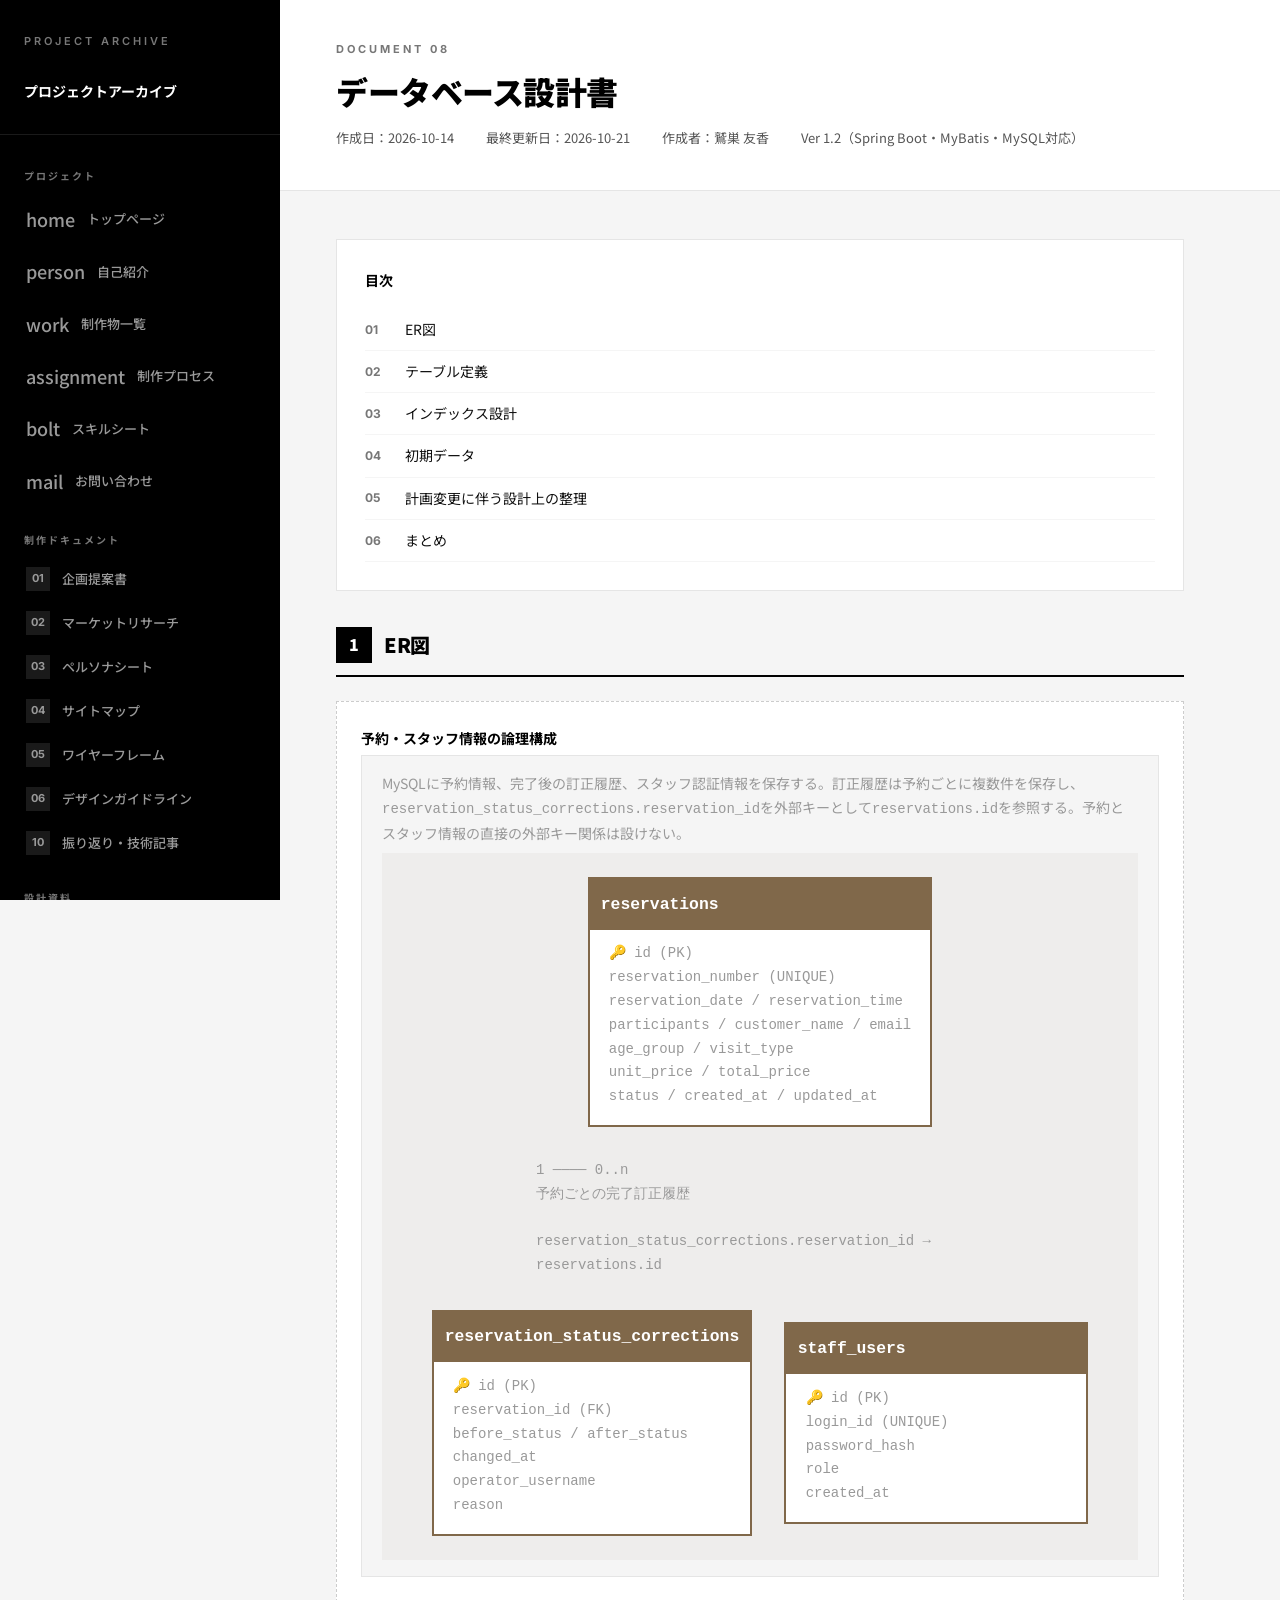
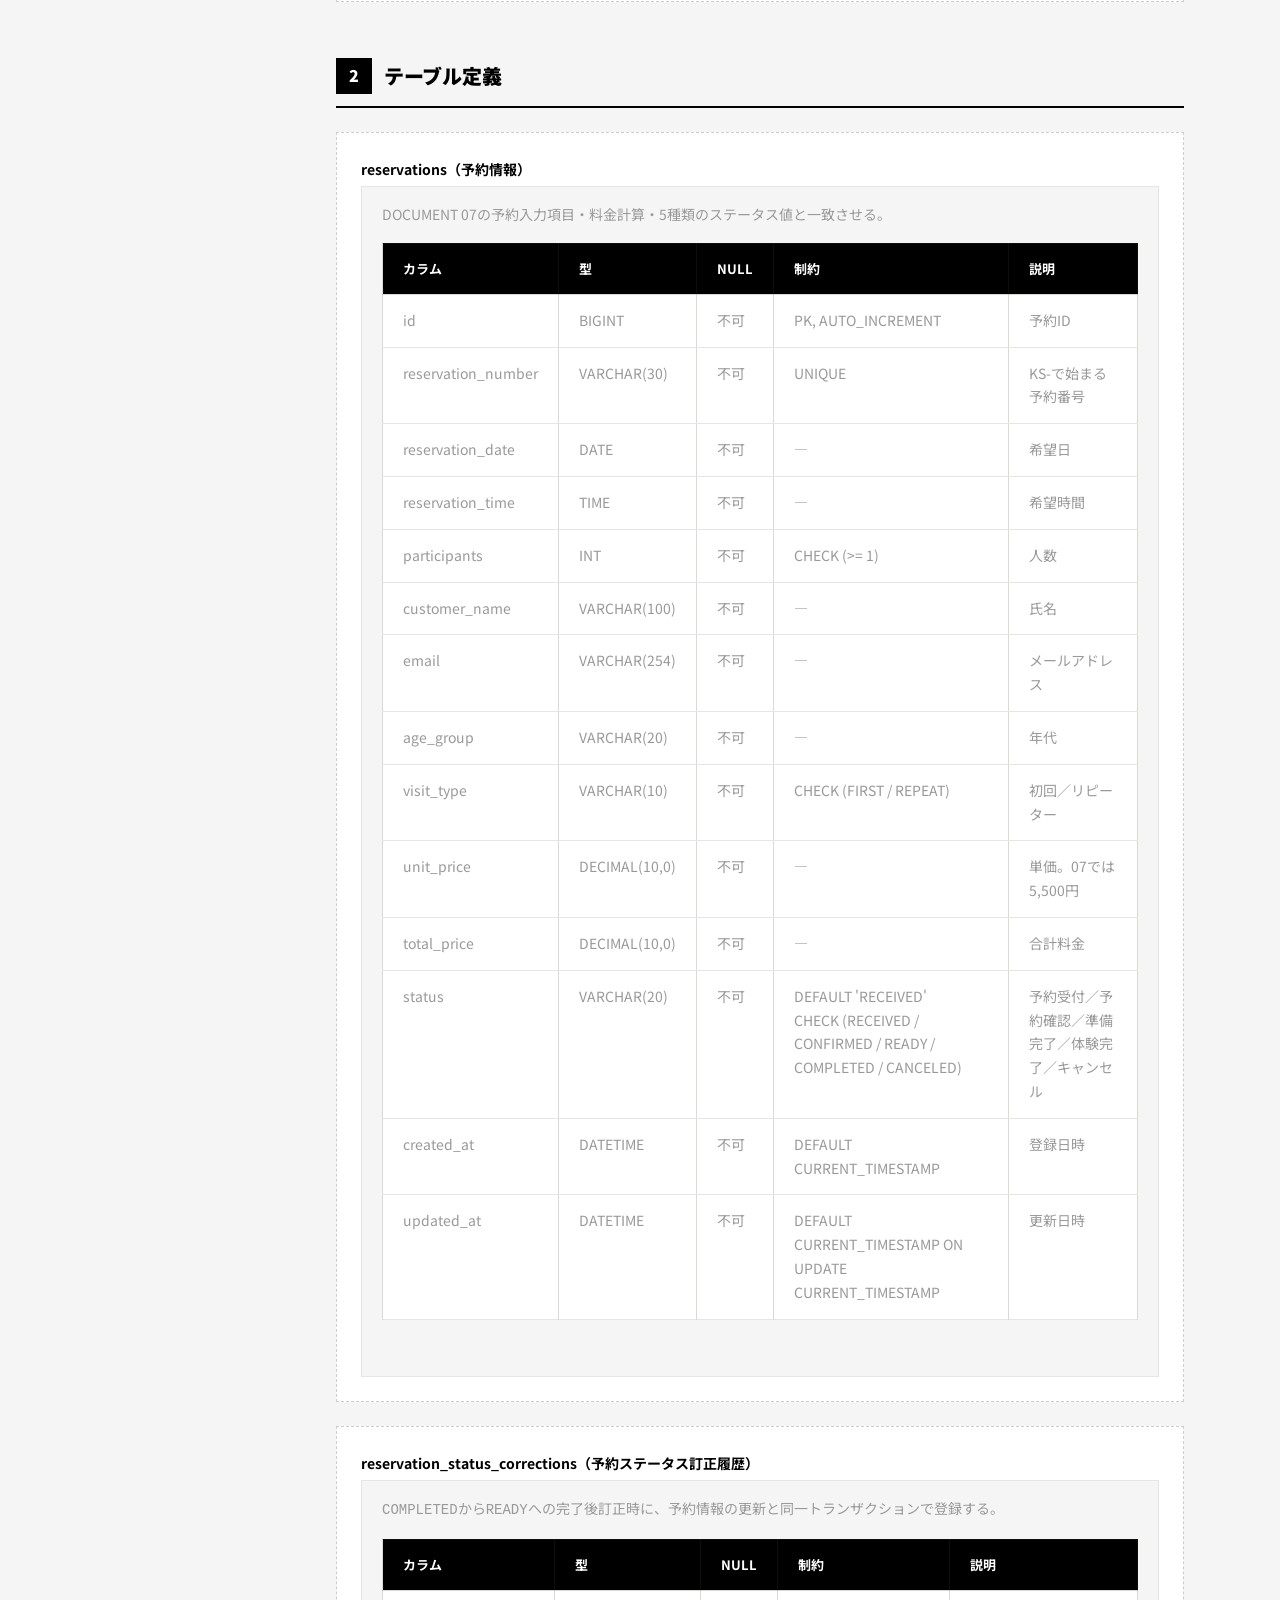
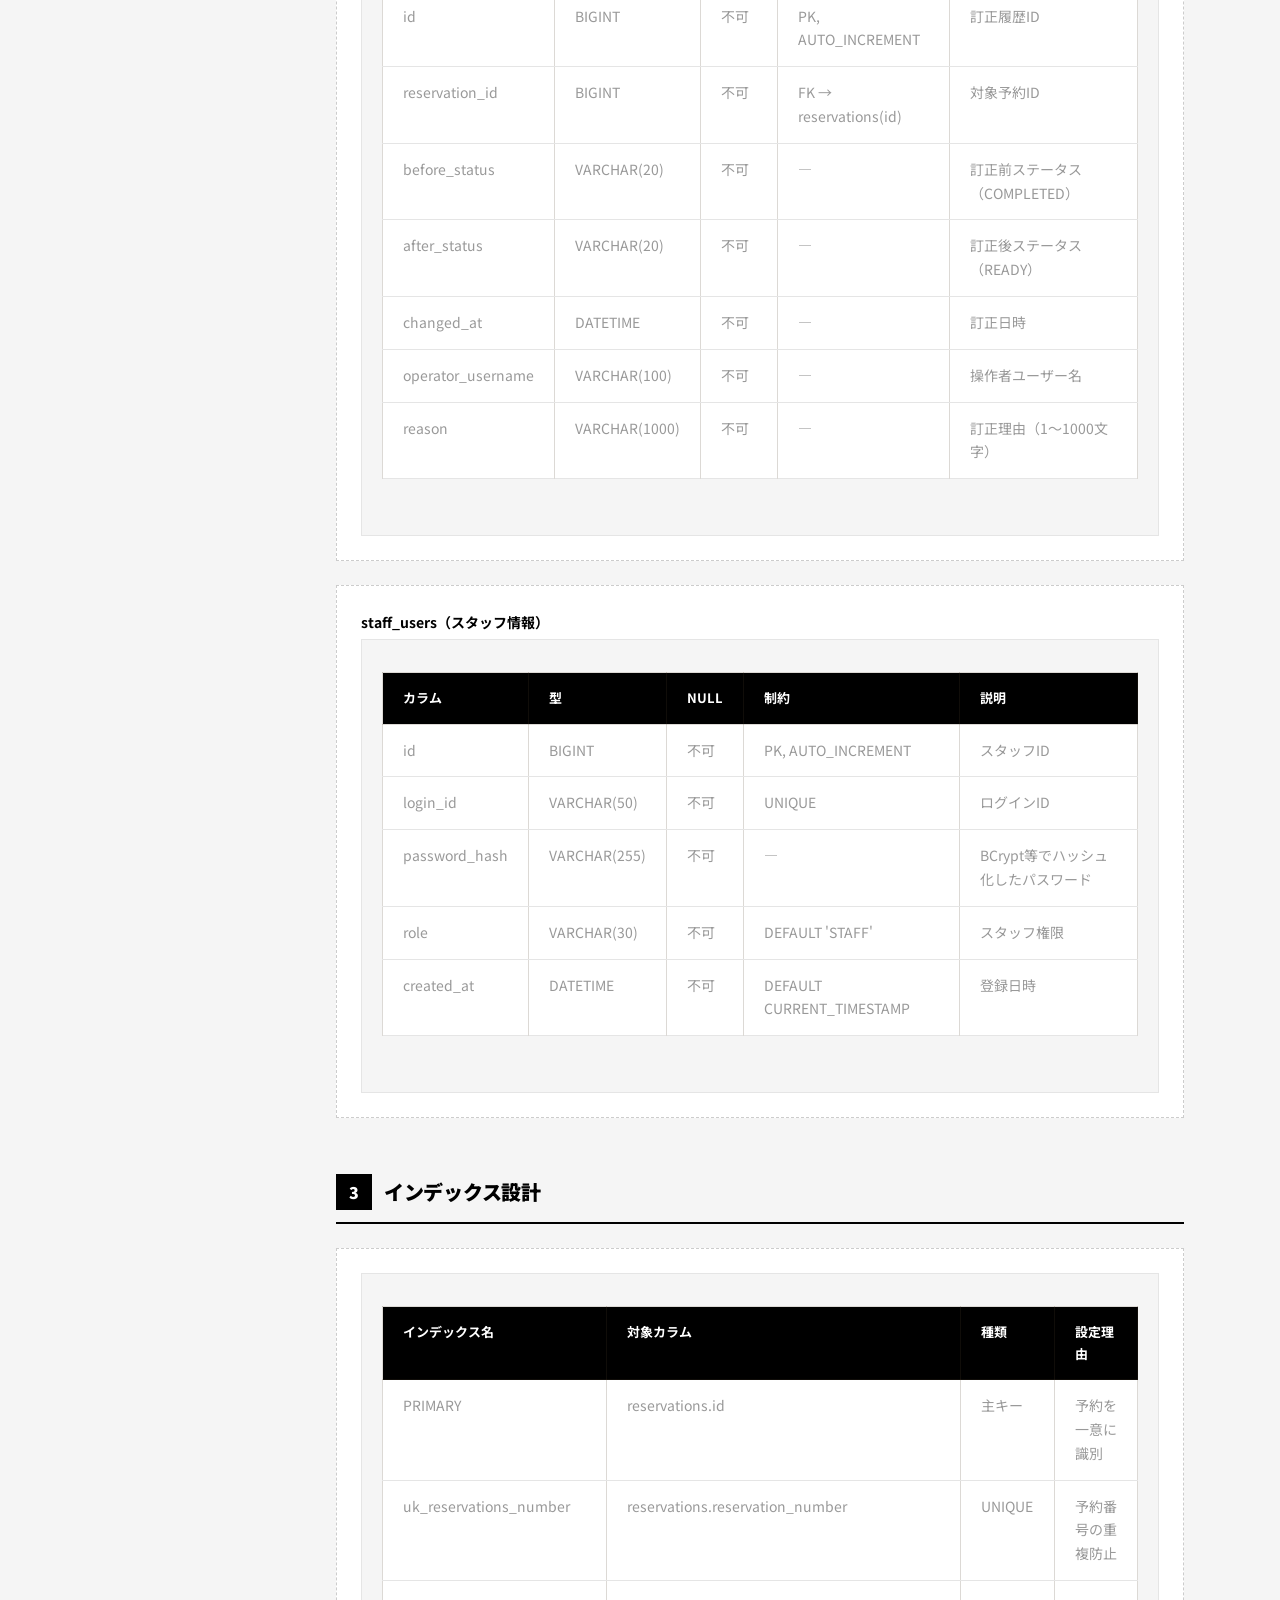
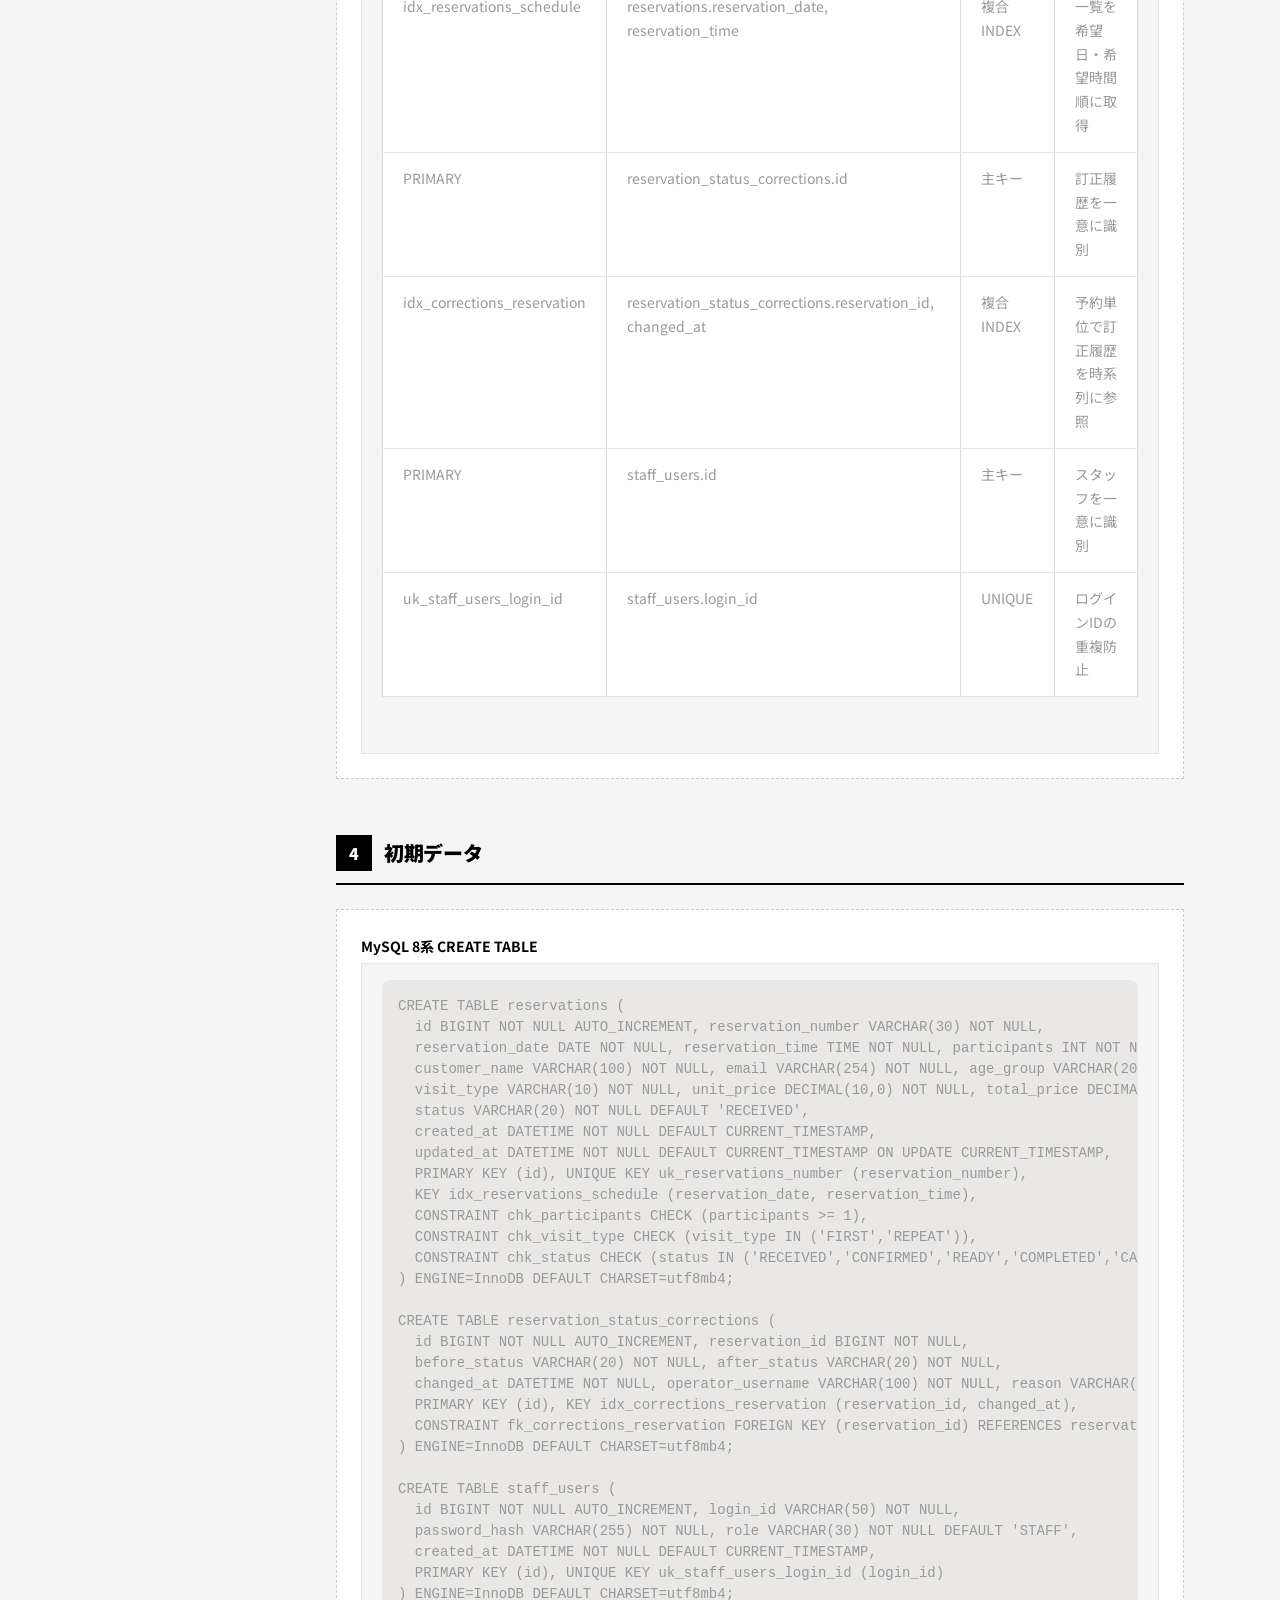
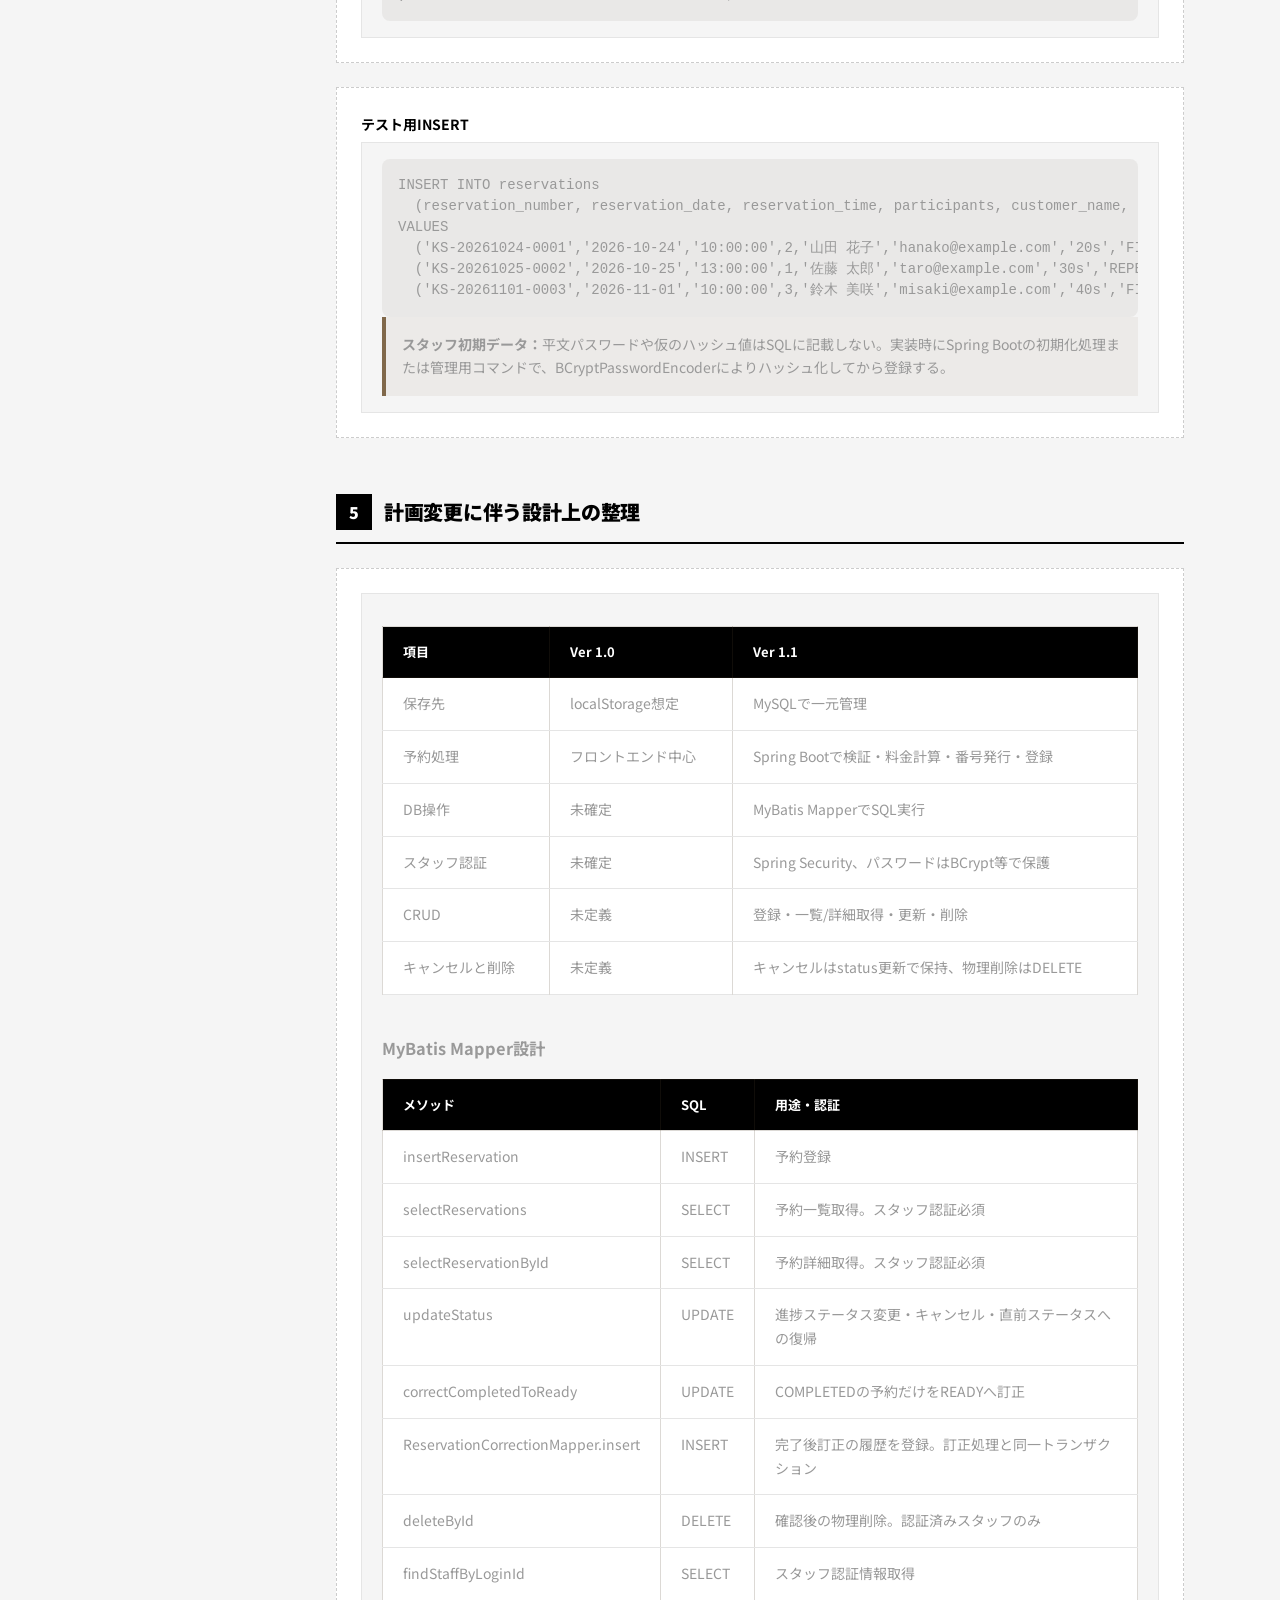
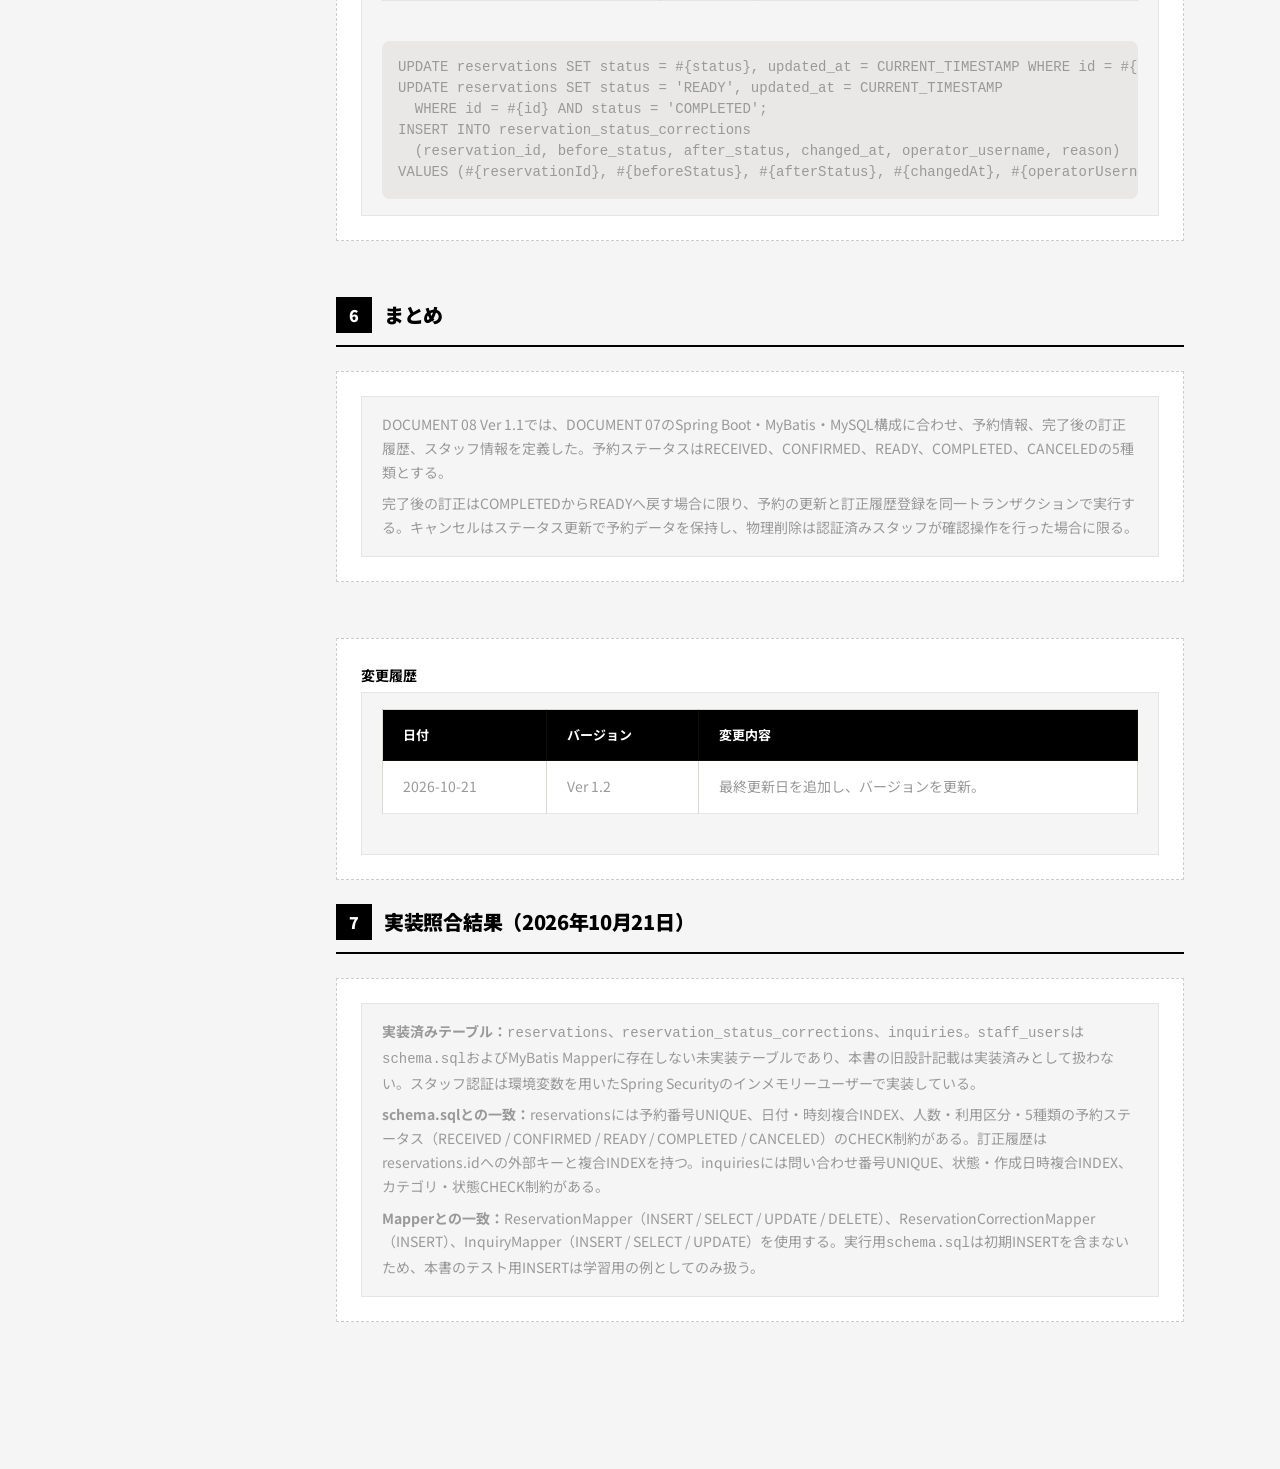
<file: documents/docs/08-db-design.html>
<!DOCTYPE html>
<html lang="ja"><head><meta charset="UTF-8"><meta name="viewport" content="width=device-width, initial-scale=1.0">
<title>データベース設計書｜DOCUMENT 08</title><link rel="stylesheet" href="../css/style.css">
<style>.doc-table{width:100%;min-width:46rem;border-collapse:collapse}.doc-table th,.doc-table td{padding:.6rem .7rem;border:1px solid rgba(80,65,45,.2);text-align:left;vertical-align:top}.doc-table th{background:rgba(80,65,45,.08)}.table-wrap{overflow-x:auto;margin:1rem 0}.sql{white-space:pre;overflow-x:auto;padding:1rem;border-radius:.5rem;background:rgba(80,65,45,.07);line-height:1.5}.er-diagram{display:flex;gap:2rem;align-items:center;justify-content:center;flex-wrap:wrap;padding:1.5rem;background:rgba(80,65,45,.04);font-family:monospace}.er-table{min-width:19rem;border:2px solid #80684a;background:#fff}.er-table h3{margin:0;padding:.7rem;background:#80684a;color:#fff}.er-table ul{margin:0;padding:.8rem 1.2rem 1rem;list-style:none}.er-note{max-width:28rem}.callout{padding:1rem;border-left:4px solid #80684a;background:rgba(128,104,74,.08)}</style></head>
<body><button class="hamburger" aria-label="メニュー"><span></span><span></span><span></span></button><div class="page-wrapper"><aside class="sidebar" data-nav-level="docs"></aside><main class="main-content">
<header class="doc-header"><div class="doc-category">DOCUMENT 08</div><h1 class="doc-title">データベース設計書</h1><div class="doc-meta"><span>作成日：2026-10-14</span><span>最終更新日：2026-10-21</span><span>作成者：鷲巣 友香</span><span>Ver 1.2（Spring Boot・MyBatis・MySQL対応）</span></div></header><div class="doc-body">
<div class="toc"><div class="toc-title">目次</div><ol class="toc-list"><li><a href="#sec1">ER図</a></li><li><a href="#sec2">テーブル定義</a></li><li><a href="#sec3">インデックス設計</a></li><li><a href="#sec4">初期データ</a></li><li><a href="#sec5">計画変更に伴う設計上の整理</a></li><li><a href="#sec6">まとめ</a></li></ol></div>
<section class="section" id="sec1"><h2 class="section-title"><span class="section-icon">1</span>ER図</h2><div class="fill-block"><div class="fill-label">予約・スタッフ情報の論理構成</div><div class="fill-content"><p>MySQLに予約情報、完了後の訂正履歴、スタッフ認証情報を保存する。訂正履歴は予約ごとに複数件を保存し、<code>reservation_status_corrections.reservation_id</code>を外部キーとして<code>reservations.id</code>を参照する。予約とスタッフ情報の直接の外部キー関係は設けない。</p><div class="er-diagram"><div class="er-table"><h3>reservations</h3><ul><li>🔑 id (PK)</li><li>reservation_number (UNIQUE)</li><li>reservation_date / reservation_time</li><li>participants / customer_name / email</li><li>age_group / visit_type</li><li>unit_price / total_price</li><li>status / created_at / updated_at</li></ul></div><div class="er-note">1 ──── 0..n<br>予約ごとの完了訂正履歴<br><br><code>reservation_status_corrections.reservation_id</code> → <code>reservations.id</code></div><div class="er-table"><h3>reservation_status_corrections</h3><ul><li>🔑 id (PK)</li><li>reservation_id (FK)</li><li>before_status / after_status</li><li>changed_at</li><li>operator_username</li><li>reason</li></ul></div><div class="er-table"><h3>staff_users</h3><ul><li>🔑 id (PK)</li><li>login_id (UNIQUE)</li><li>password_hash</li><li>role</li><li>created_at</li></ul></div></div></div></div></section>
<section class="section" id="sec2"><h2 class="section-title"><span class="section-icon">2</span>テーブル定義</h2>
<div class="fill-block"><div class="fill-label">reservations（予約情報）</div><div class="fill-content"><p>DOCUMENT 07の予約入力項目・料金計算・5種類のステータス値と一致させる。</p><div class="table-wrap"><table class="doc-table"><thead><tr><th>カラム</th><th>型</th><th>NULL</th><th>制約</th><th>説明</th></tr></thead><tbody>
<tr><td>id</td><td>BIGINT</td><td>不可</td><td>PK, AUTO_INCREMENT</td><td>予約ID</td></tr><tr><td>reservation_number</td><td>VARCHAR(30)</td><td>不可</td><td>UNIQUE</td><td>KS-で始まる予約番号</td></tr><tr><td>reservation_date</td><td>DATE</td><td>不可</td><td>―</td><td>希望日</td></tr><tr><td>reservation_time</td><td>TIME</td><td>不可</td><td>―</td><td>希望時間</td></tr><tr><td>participants</td><td>INT</td><td>不可</td><td>CHECK (&gt;= 1)</td><td>人数</td></tr><tr><td>customer_name</td><td>VARCHAR(100)</td><td>不可</td><td>―</td><td>氏名</td></tr><tr><td>email</td><td>VARCHAR(254)</td><td>不可</td><td>―</td><td>メールアドレス</td></tr><tr><td>age_group</td><td>VARCHAR(20)</td><td>不可</td><td>―</td><td>年代</td></tr><tr><td>visit_type</td><td>VARCHAR(10)</td><td>不可</td><td>CHECK (FIRST / REPEAT)</td><td>初回／リピーター</td></tr><tr><td>unit_price</td><td>DECIMAL(10,0)</td><td>不可</td><td>―</td><td>単価。07では5,500円</td></tr><tr><td>total_price</td><td>DECIMAL(10,0)</td><td>不可</td><td>―</td><td>合計料金</td></tr><tr><td>status</td><td>VARCHAR(20)</td><td>不可</td><td>DEFAULT 'RECEIVED'<br>CHECK (RECEIVED / CONFIRMED / READY / COMPLETED / CANCELED)</td><td>予約受付／予約確認／準備完了／体験完了／キャンセル</td></tr><tr><td>created_at</td><td>DATETIME</td><td>不可</td><td>DEFAULT CURRENT_TIMESTAMP</td><td>登録日時</td></tr><tr><td>updated_at</td><td>DATETIME</td><td>不可</td><td>DEFAULT CURRENT_TIMESTAMP ON UPDATE CURRENT_TIMESTAMP</td><td>更新日時</td></tr>
</tbody></table></div></div></div>
<div class="fill-block"><div class="fill-label">reservation_status_corrections（予約ステータス訂正履歴）</div><div class="fill-content"><p><code>COMPLETED</code>から<code>READY</code>への完了後訂正時に、予約情報の更新と同一トランザクションで登録する。</p><div class="table-wrap"><table class="doc-table"><thead><tr><th>カラム</th><th>型</th><th>NULL</th><th>制約</th><th>説明</th></tr></thead><tbody><tr><td>id</td><td>BIGINT</td><td>不可</td><td>PK, AUTO_INCREMENT</td><td>訂正履歴ID</td></tr><tr><td>reservation_id</td><td>BIGINT</td><td>不可</td><td>FK → reservations(id)</td><td>対象予約ID</td></tr><tr><td>before_status</td><td>VARCHAR(20)</td><td>不可</td><td>―</td><td>訂正前ステータス（COMPLETED）</td></tr><tr><td>after_status</td><td>VARCHAR(20)</td><td>不可</td><td>―</td><td>訂正後ステータス（READY）</td></tr><tr><td>changed_at</td><td>DATETIME</td><td>不可</td><td>―</td><td>訂正日時</td></tr><tr><td>operator_username</td><td>VARCHAR(100)</td><td>不可</td><td>―</td><td>操作者ユーザー名</td></tr><tr><td>reason</td><td>VARCHAR(1000)</td><td>不可</td><td>―</td><td>訂正理由（1〜1000文字）</td></tr></tbody></table></div></div></div>
<div class="fill-block"><div class="fill-label">staff_users（スタッフ情報）</div><div class="fill-content"><div class="table-wrap"><table class="doc-table"><thead><tr><th>カラム</th><th>型</th><th>NULL</th><th>制約</th><th>説明</th></tr></thead><tbody><tr><td>id</td><td>BIGINT</td><td>不可</td><td>PK, AUTO_INCREMENT</td><td>スタッフID</td></tr><tr><td>login_id</td><td>VARCHAR(50)</td><td>不可</td><td>UNIQUE</td><td>ログインID</td></tr><tr><td>password_hash</td><td>VARCHAR(255)</td><td>不可</td><td>―</td><td>BCrypt等でハッシュ化したパスワード</td></tr><tr><td>role</td><td>VARCHAR(30)</td><td>不可</td><td>DEFAULT 'STAFF'</td><td>スタッフ権限</td></tr><tr><td>created_at</td><td>DATETIME</td><td>不可</td><td>DEFAULT CURRENT_TIMESTAMP</td><td>登録日時</td></tr></tbody></table></div></div></div></section>
<section class="section" id="sec3"><h2 class="section-title"><span class="section-icon">3</span>インデックス設計</h2><div class="fill-block"><div class="fill-content"><div class="table-wrap"><table class="doc-table"><thead><tr><th>インデックス名</th><th>対象カラム</th><th>種類</th><th>設定理由</th></tr></thead><tbody><tr><td>PRIMARY</td><td>reservations.id</td><td>主キー</td><td>予約を一意に識別</td></tr><tr><td>uk_reservations_number</td><td>reservations.reservation_number</td><td>UNIQUE</td><td>予約番号の重複防止</td></tr><tr><td>idx_reservations_schedule</td><td>reservations.reservation_date, reservation_time</td><td>複合INDEX</td><td>一覧を希望日・希望時間順に取得</td></tr><tr><td>PRIMARY</td><td>reservation_status_corrections.id</td><td>主キー</td><td>訂正履歴を一意に識別</td></tr><tr><td>idx_corrections_reservation</td><td>reservation_status_corrections.reservation_id, changed_at</td><td>複合INDEX</td><td>予約単位で訂正履歴を時系列に参照</td></tr><tr><td>PRIMARY</td><td>staff_users.id</td><td>主キー</td><td>スタッフを一意に識別</td></tr><tr><td>uk_staff_users_login_id</td><td>staff_users.login_id</td><td>UNIQUE</td><td>ログインIDの重複防止</td></tr></tbody></table></div></div></div></section>
<section class="section" id="sec4"><h2 class="section-title"><span class="section-icon">4</span>初期データ</h2><div class="fill-block"><div class="fill-label">MySQL 8系 CREATE TABLE</div><div class="fill-content"><pre class="sql"><code>CREATE TABLE reservations (
  id BIGINT NOT NULL AUTO_INCREMENT, reservation_number VARCHAR(30) NOT NULL,
  reservation_date DATE NOT NULL, reservation_time TIME NOT NULL, participants INT NOT NULL,
  customer_name VARCHAR(100) NOT NULL, email VARCHAR(254) NOT NULL, age_group VARCHAR(20) NOT NULL,
  visit_type VARCHAR(10) NOT NULL, unit_price DECIMAL(10,0) NOT NULL, total_price DECIMAL(10,0) NOT NULL,
  status VARCHAR(20) NOT NULL DEFAULT 'RECEIVED',
  created_at DATETIME NOT NULL DEFAULT CURRENT_TIMESTAMP,
  updated_at DATETIME NOT NULL DEFAULT CURRENT_TIMESTAMP ON UPDATE CURRENT_TIMESTAMP,
  PRIMARY KEY (id), UNIQUE KEY uk_reservations_number (reservation_number),
  KEY idx_reservations_schedule (reservation_date, reservation_time),
  CONSTRAINT chk_participants CHECK (participants &gt;= 1),
  CONSTRAINT chk_visit_type CHECK (visit_type IN ('FIRST','REPEAT')),
  CONSTRAINT chk_status CHECK (status IN ('RECEIVED','CONFIRMED','READY','COMPLETED','CANCELED'))
) ENGINE=InnoDB DEFAULT CHARSET=utf8mb4;

CREATE TABLE reservation_status_corrections (
  id BIGINT NOT NULL AUTO_INCREMENT, reservation_id BIGINT NOT NULL,
  before_status VARCHAR(20) NOT NULL, after_status VARCHAR(20) NOT NULL,
  changed_at DATETIME NOT NULL, operator_username VARCHAR(100) NOT NULL, reason VARCHAR(1000) NOT NULL,
  PRIMARY KEY (id), KEY idx_corrections_reservation (reservation_id, changed_at),
  CONSTRAINT fk_corrections_reservation FOREIGN KEY (reservation_id) REFERENCES reservations(id)
) ENGINE=InnoDB DEFAULT CHARSET=utf8mb4;

CREATE TABLE staff_users (
  id BIGINT NOT NULL AUTO_INCREMENT, login_id VARCHAR(50) NOT NULL,
  password_hash VARCHAR(255) NOT NULL, role VARCHAR(30) NOT NULL DEFAULT 'STAFF',
  created_at DATETIME NOT NULL DEFAULT CURRENT_TIMESTAMP,
  PRIMARY KEY (id), UNIQUE KEY uk_staff_users_login_id (login_id)
) ENGINE=InnoDB DEFAULT CHARSET=utf8mb4;</code></pre></div></div><div class="fill-block"><div class="fill-label">テスト用INSERT</div><div class="fill-content"><pre class="sql"><code>INSERT INTO reservations
  (reservation_number, reservation_date, reservation_time, participants, customer_name, email, age_group, visit_type, unit_price, total_price, status)
VALUES
  ('KS-20261024-0001','2026-10-24','10:00:00',2,'山田 花子','hanako@example.com','20s','FIRST',5500,11000,'RECEIVED'),
  ('KS-20261025-0002','2026-10-25','13:00:00',1,'佐藤 太郎','taro@example.com','30s','REPEAT',5500,5500,'READY'),
  ('KS-20261101-0003','2026-11-01','10:00:00',3,'鈴木 美咲','misaki@example.com','40s','FIRST',5500,16500,'CANCELED');</code></pre><div class="callout"><strong>スタッフ初期データ：</strong>平文パスワードや仮のハッシュ値はSQLに記載しない。実装時にSpring Bootの初期化処理または管理用コマンドで、BCryptPasswordEncoderによりハッシュ化してから登録する。</div></div></div></section>
<section class="section" id="sec5"><h2 class="section-title"><span class="section-icon">5</span>計画変更に伴う設計上の整理</h2><div class="fill-block"><div class="fill-content"><div class="table-wrap"><table class="doc-table"><thead><tr><th>項目</th><th>Ver 1.0</th><th>Ver 1.1</th></tr></thead><tbody><tr><td>保存先</td><td>localStorage想定</td><td>MySQLで一元管理</td></tr><tr><td>予約処理</td><td>フロントエンド中心</td><td>Spring Bootで検証・料金計算・番号発行・登録</td></tr><tr><td>DB操作</td><td>未確定</td><td>MyBatis MapperでSQL実行</td></tr><tr><td>スタッフ認証</td><td>未確定</td><td>Spring Security、パスワードはBCrypt等で保護</td></tr><tr><td>CRUD</td><td>未定義</td><td>登録・一覧/詳細取得・更新・削除</td></tr><tr><td>キャンセルと削除</td><td>未定義</td><td>キャンセルはstatus更新で保持、物理削除はDELETE</td></tr></tbody></table></div><h3>MyBatis Mapper設計</h3><div class="table-wrap"><table class="doc-table"><thead><tr><th>メソッド</th><th>SQL</th><th>用途・認証</th></tr></thead><tbody><tr><td>insertReservation</td><td>INSERT</td><td>予約登録</td></tr><tr><td>selectReservations</td><td>SELECT</td><td>予約一覧取得。スタッフ認証必須</td></tr><tr><td>selectReservationById</td><td>SELECT</td><td>予約詳細取得。スタッフ認証必須</td></tr><tr><td>updateStatus</td><td>UPDATE</td><td>進捗ステータス変更・キャンセル・直前ステータスへの復帰</td></tr><tr><td>correctCompletedToReady</td><td>UPDATE</td><td>COMPLETEDの予約だけをREADYへ訂正</td></tr><tr><td>ReservationCorrectionMapper.insert</td><td>INSERT</td><td>完了後訂正の履歴を登録。訂正処理と同一トランザクション</td></tr><tr><td>deleteById</td><td>DELETE</td><td>確認後の物理削除。認証済みスタッフのみ</td></tr><tr><td>findStaffByLoginId</td><td>SELECT</td><td>スタッフ認証情報取得</td></tr></tbody></table></div><pre class="sql"><code>UPDATE reservations SET status = #{status}, updated_at = CURRENT_TIMESTAMP WHERE id = #{id};
UPDATE reservations SET status = 'READY', updated_at = CURRENT_TIMESTAMP
  WHERE id = #{id} AND status = 'COMPLETED';
INSERT INTO reservation_status_corrections
  (reservation_id, before_status, after_status, changed_at, operator_username, reason)
VALUES (#{reservationId}, #{beforeStatus}, #{afterStatus}, #{changedAt}, #{operatorUsername}, #{reason});</code></pre></div></div></section>
<section class="section" id="sec6"><h2 class="section-title"><span class="section-icon">6</span>まとめ</h2><div class="fill-block"><div class="fill-content"><p>DOCUMENT 08 Ver 1.1では、DOCUMENT 07のSpring Boot・MyBatis・MySQL構成に合わせ、予約情報、完了後の訂正履歴、スタッフ情報を定義した。予約ステータスはRECEIVED、CONFIRMED、READY、COMPLETED、CANCELEDの5種類とする。</p><p>完了後の訂正はCOMPLETEDからREADYへ戻す場合に限り、予約の更新と訂正履歴登録を同一トランザクションで実行する。キャンセルはステータス更新で予約データを保持し、物理削除は認証済みスタッフが確認操作を行った場合に限る。</p></div></div></section>
<div class="fill-block"><div class="fill-label">変更履歴</div><div class="fill-content"><table class="doc-table"><thead><tr><th>日付</th><th>バージョン</th><th>変更内容</th></tr></thead><tbody><tr><td>2026-10-21</td><td>Ver 1.2</td><td>最終更新日を追加し、バージョンを更新。</td></tr></tbody></table></div></div><section class="section" id="sec7"><h2 class="section-title"><span class="section-icon">7</span>実装照合結果（2026年10月21日）</h2><div class="fill-block"><div class="fill-content"><p><strong>実装済みテーブル：</strong><code>reservations</code>、<code>reservation_status_corrections</code>、<code>inquiries</code>。<code>staff_users</code>は<code>schema.sql</code>およびMyBatis Mapperに存在しない未実装テーブルであり、本書の旧設計記載は実装済みとして扱わない。スタッフ認証は環境変数を用いたSpring Securityのインメモリーユーザーで実装している。</p><p><strong>schema.sqlとの一致：</strong>reservationsには予約番号UNIQUE、日付・時刻複合INDEX、人数・利用区分・5種類の予約ステータス（RECEIVED / CONFIRMED / READY / COMPLETED / CANCELED）のCHECK制約がある。訂正履歴はreservations.idへの外部キーと複合INDEXを持つ。inquiriesには問い合わせ番号UNIQUE、状態・作成日時複合INDEX、カテゴリ・状態CHECK制約がある。</p><p><strong>Mapperとの一致：</strong>ReservationMapper（INSERT / SELECT / UPDATE / DELETE）、ReservationCorrectionMapper（INSERT）、InquiryMapper（INSERT / SELECT / UPDATE）を使用する。実行用<code>schema.sql</code>は初期INSERTを含まないため、本書のテスト用INSERTは学習用の例としてのみ扱う。</p></div></div></section></div></main></div><script src="../js/main.js"></script></body></html>
</file>
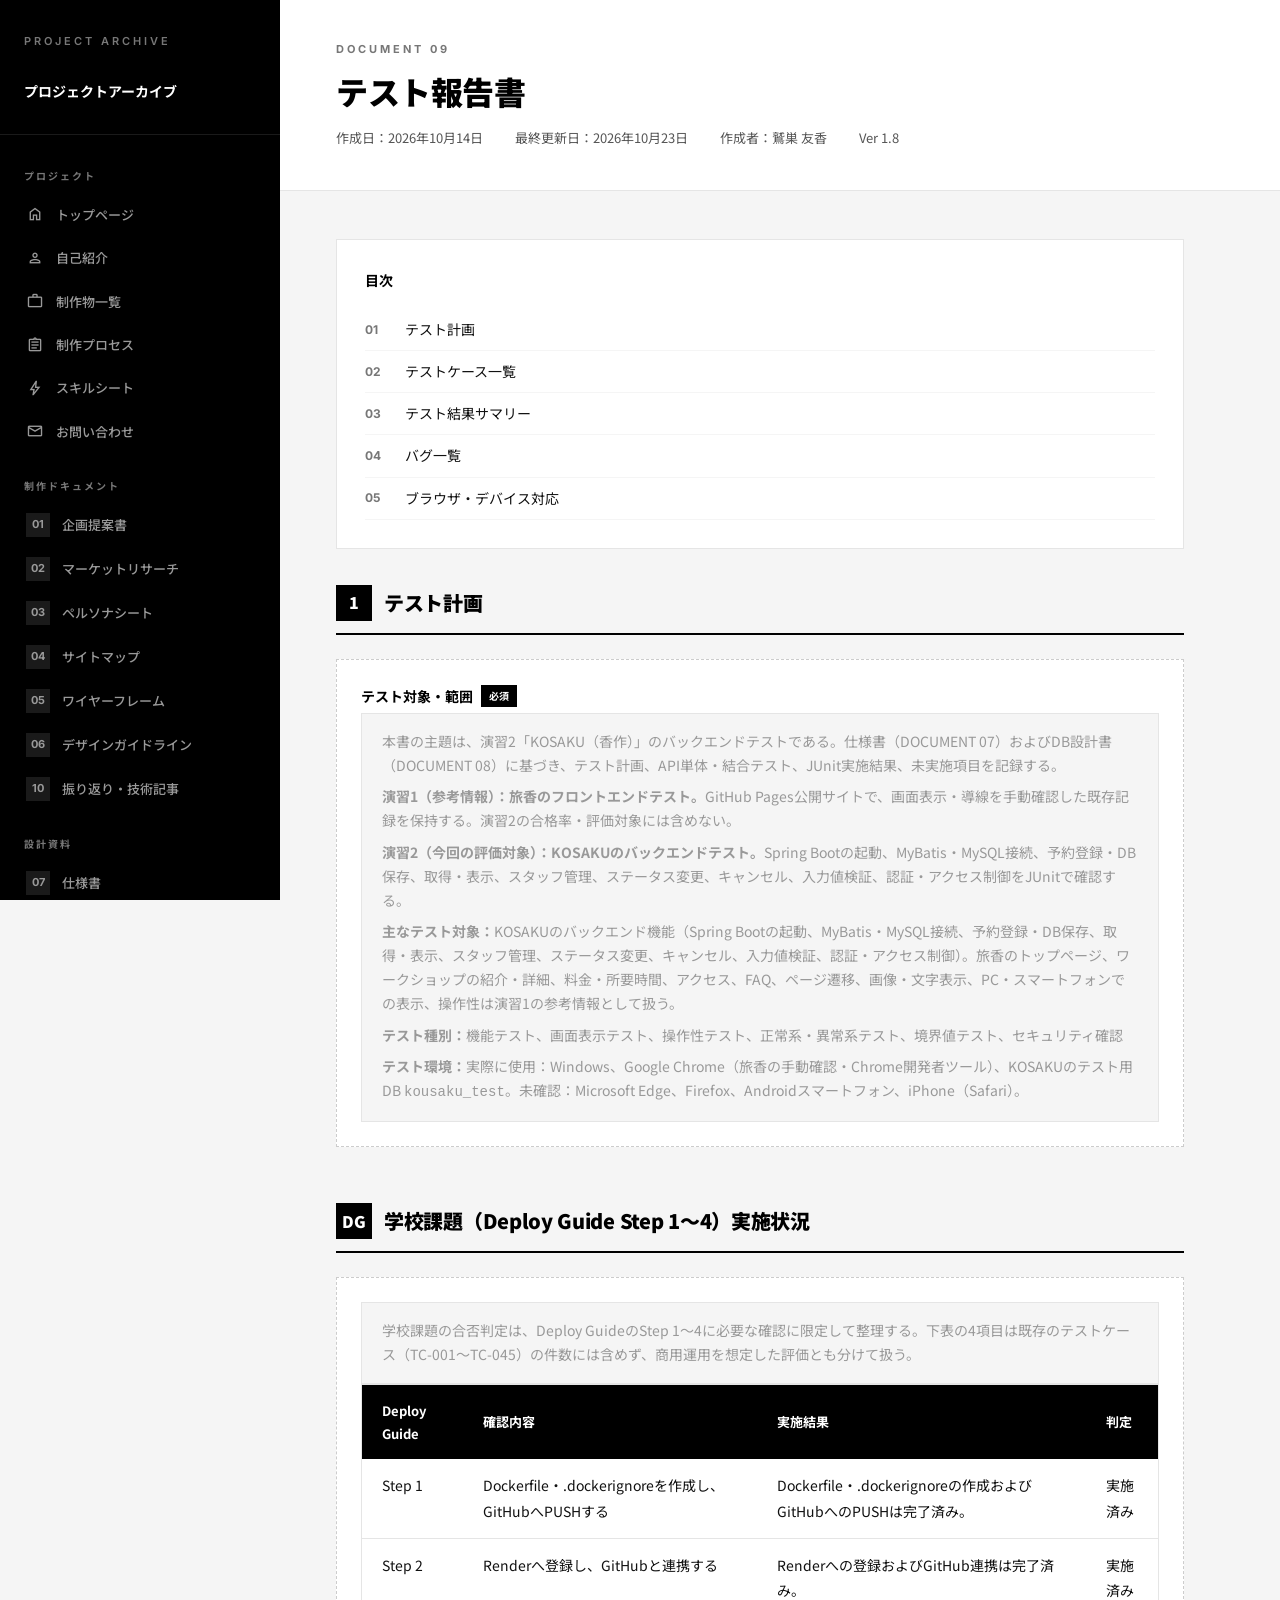
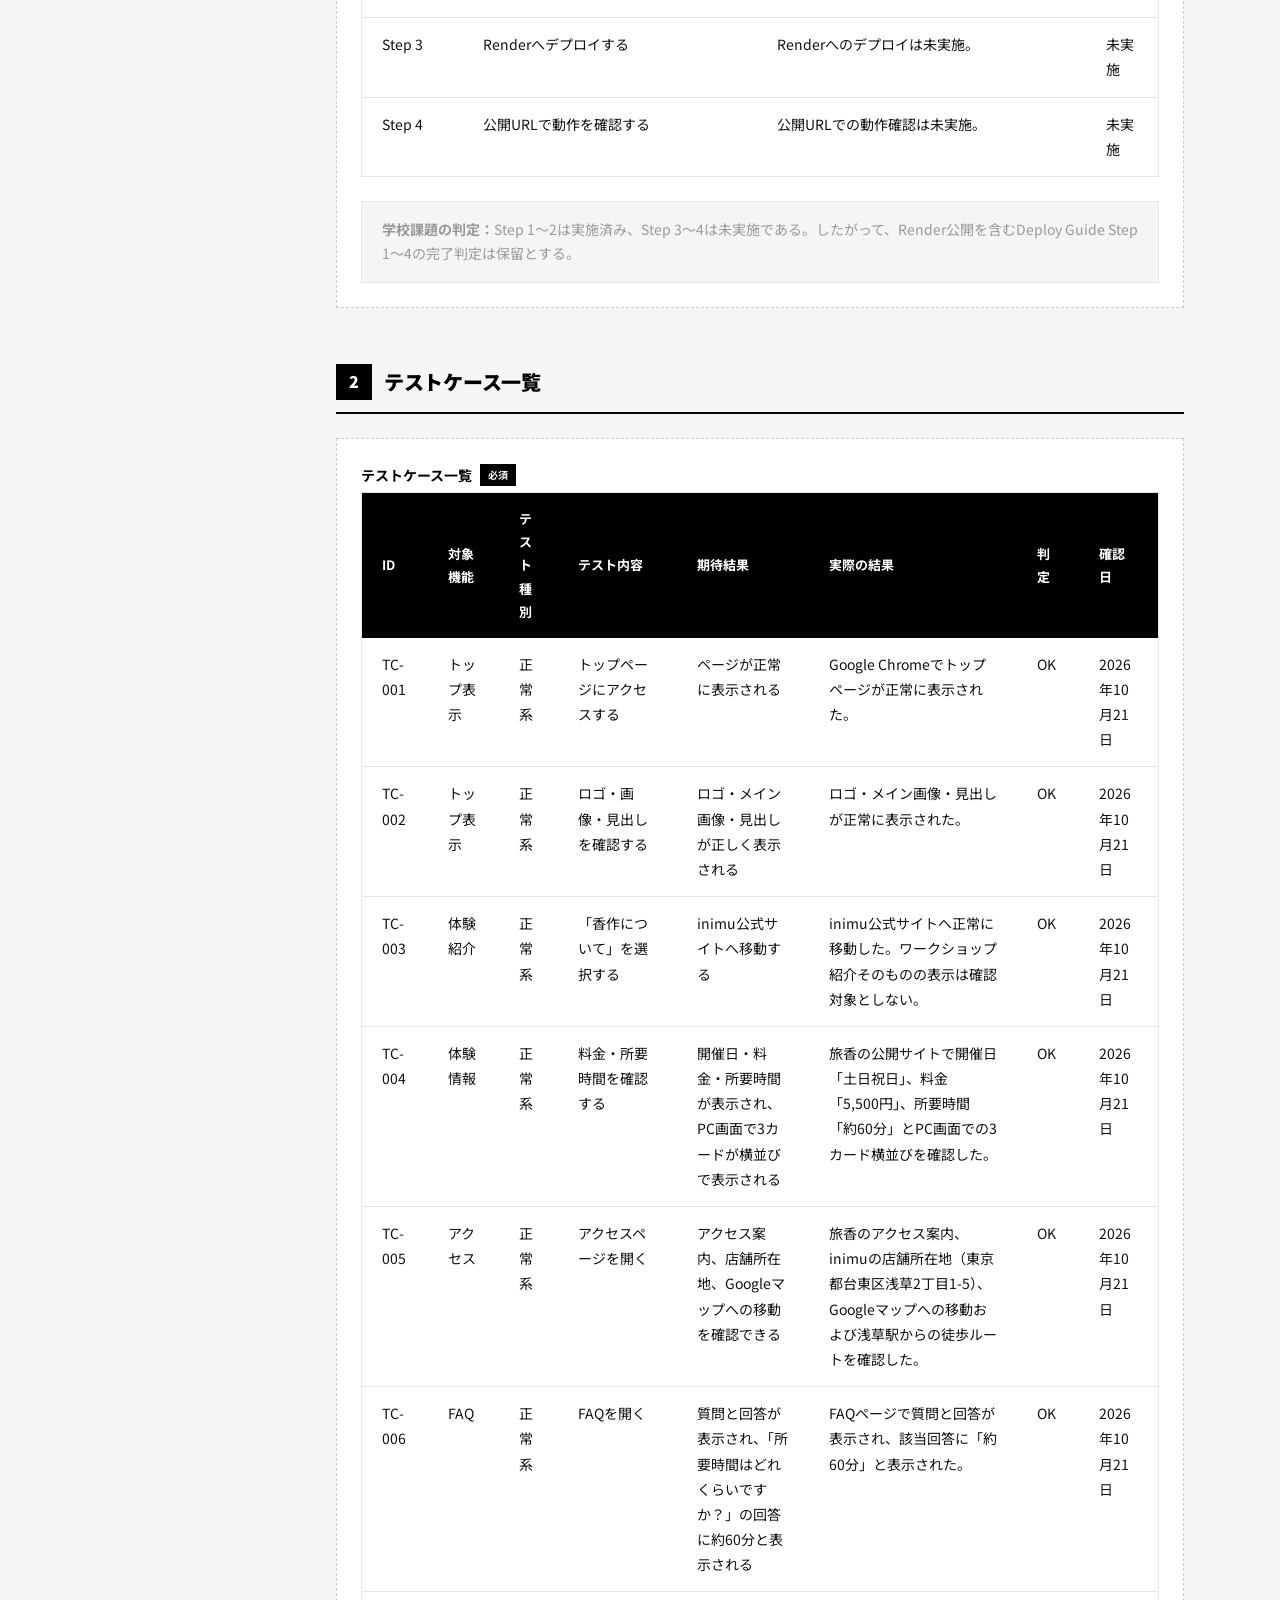
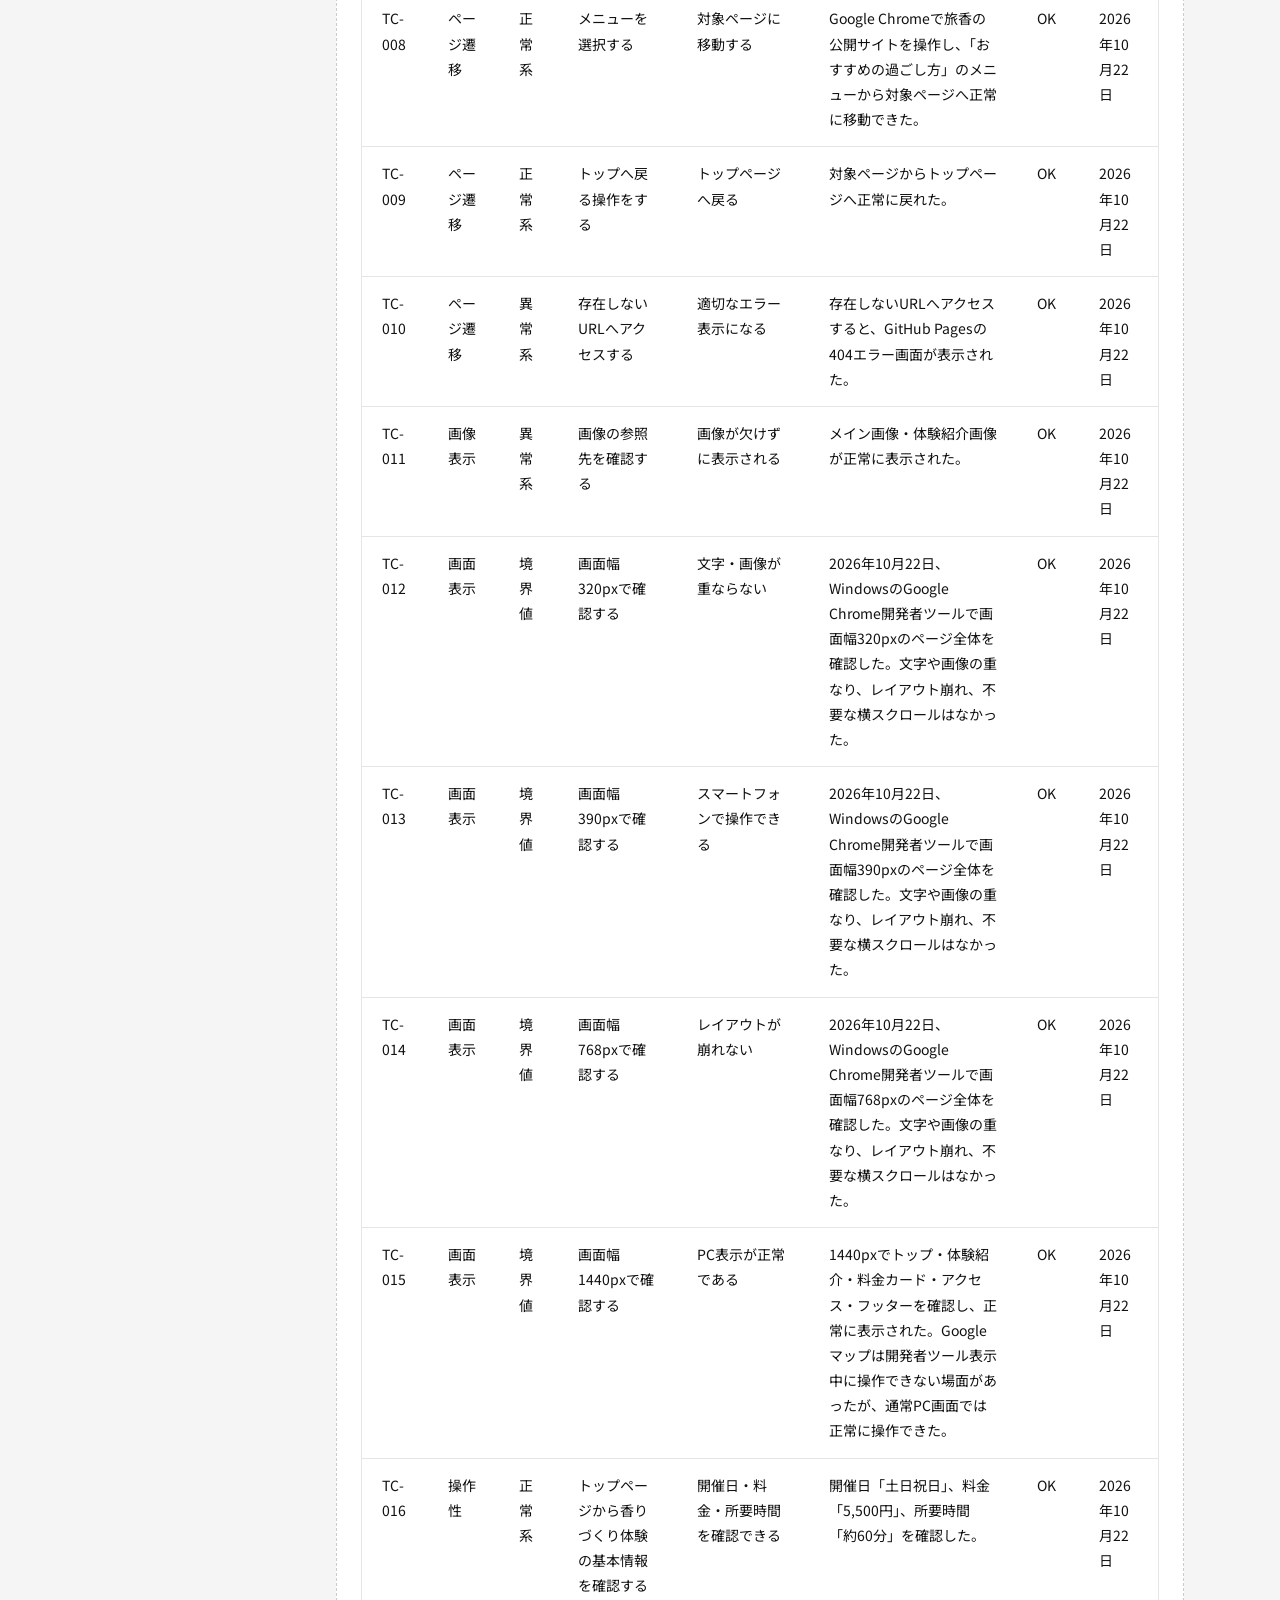
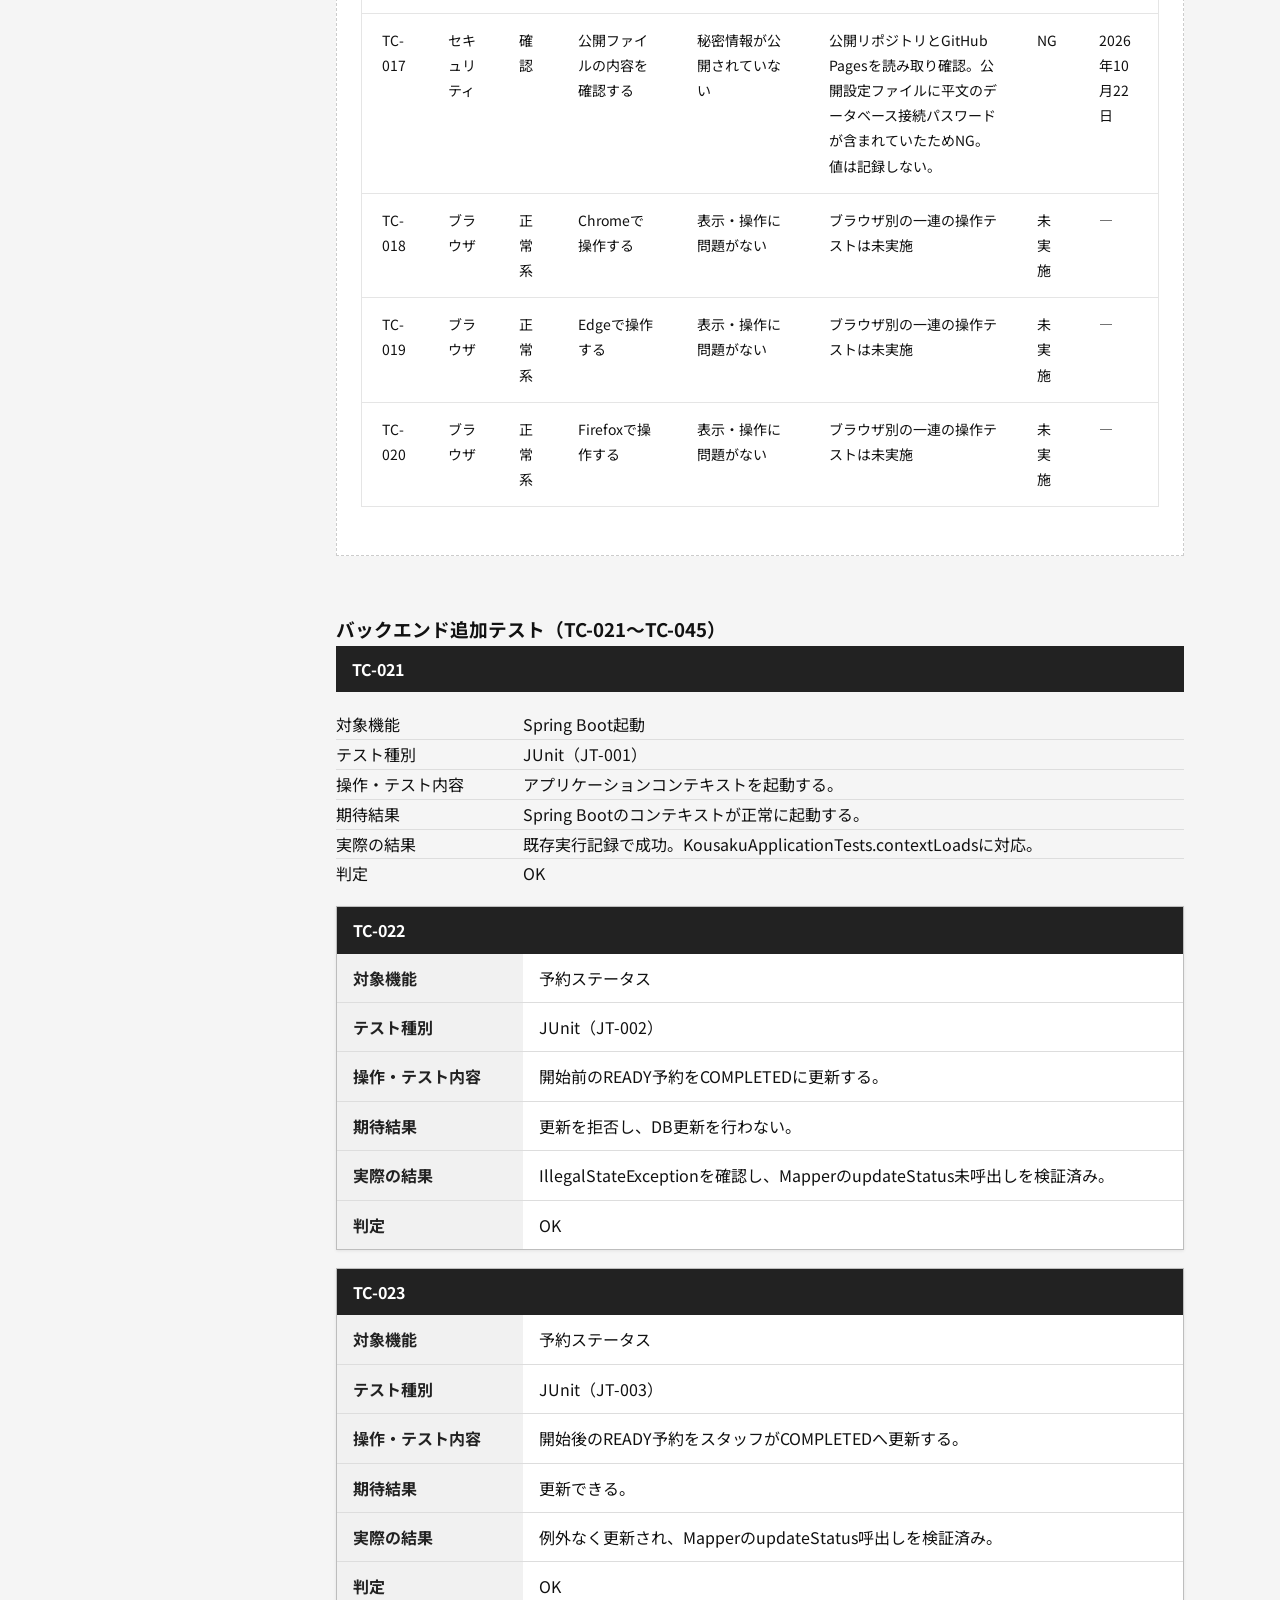
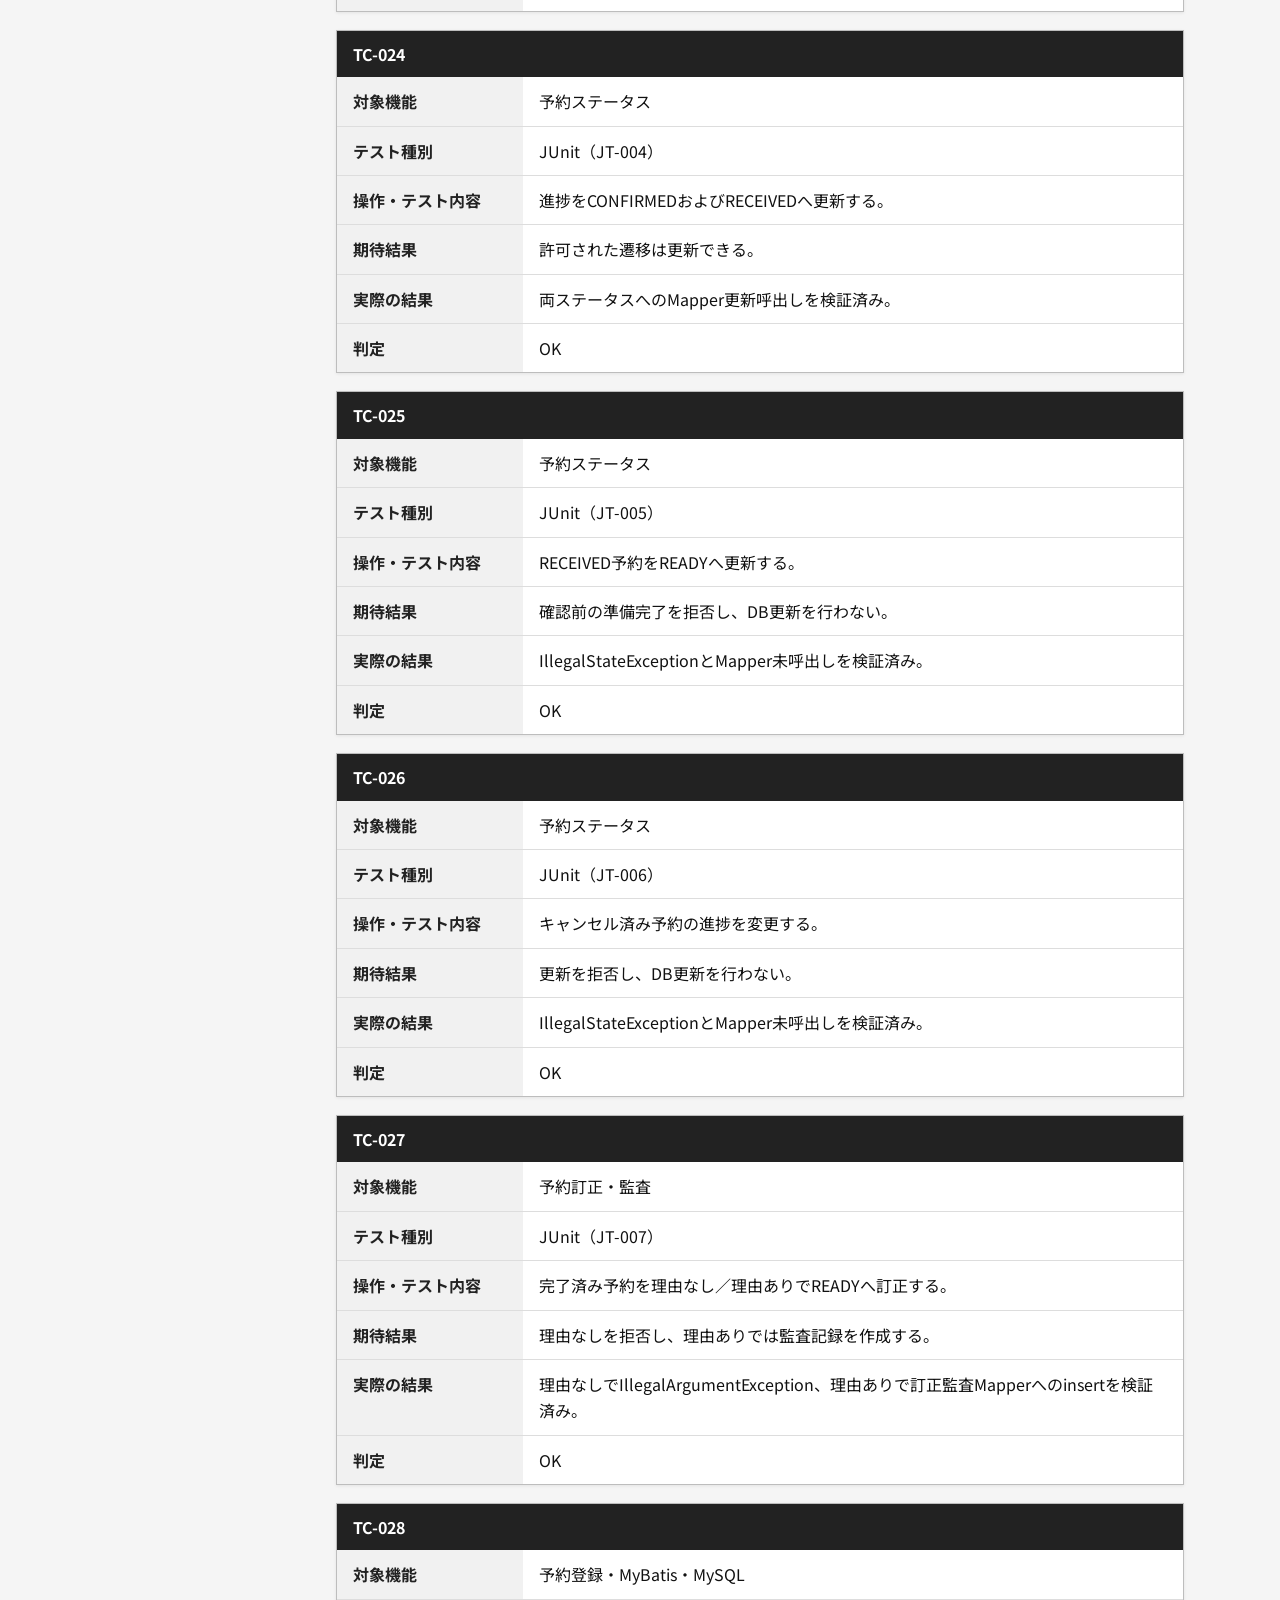
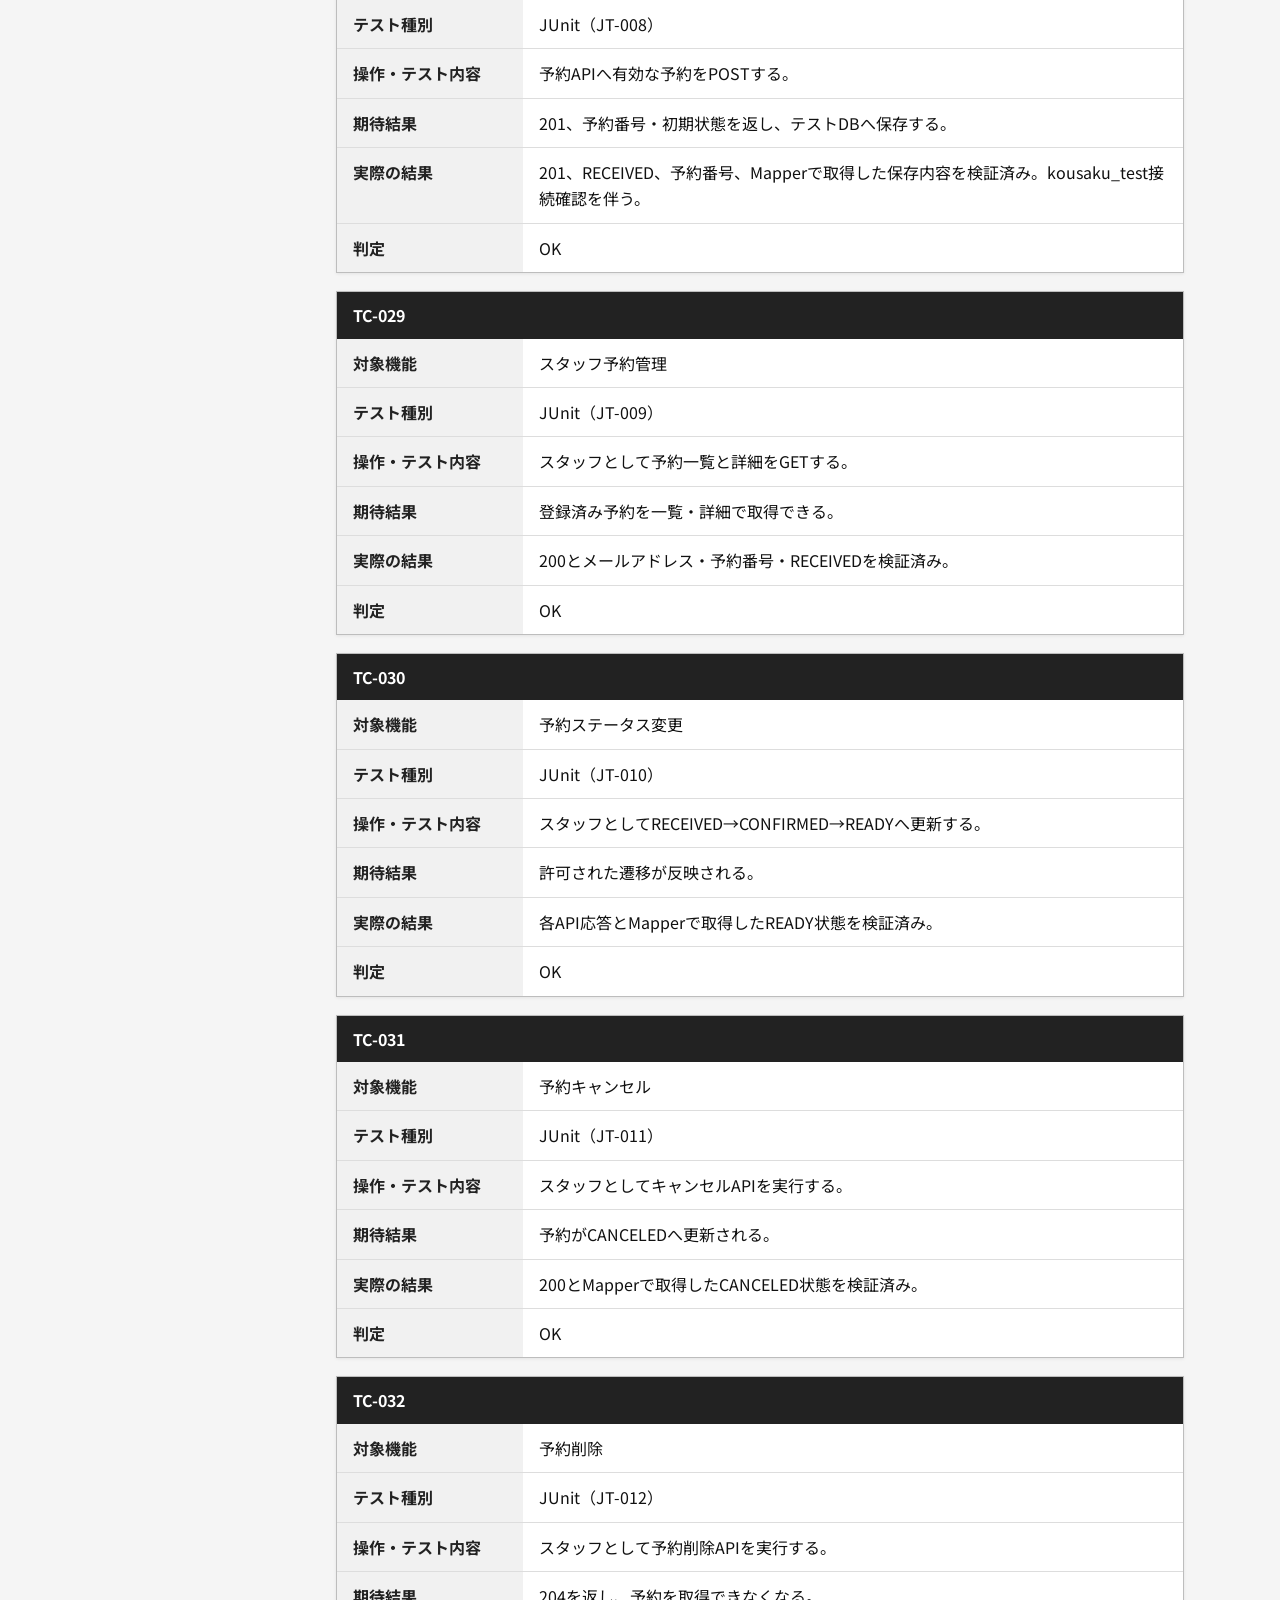
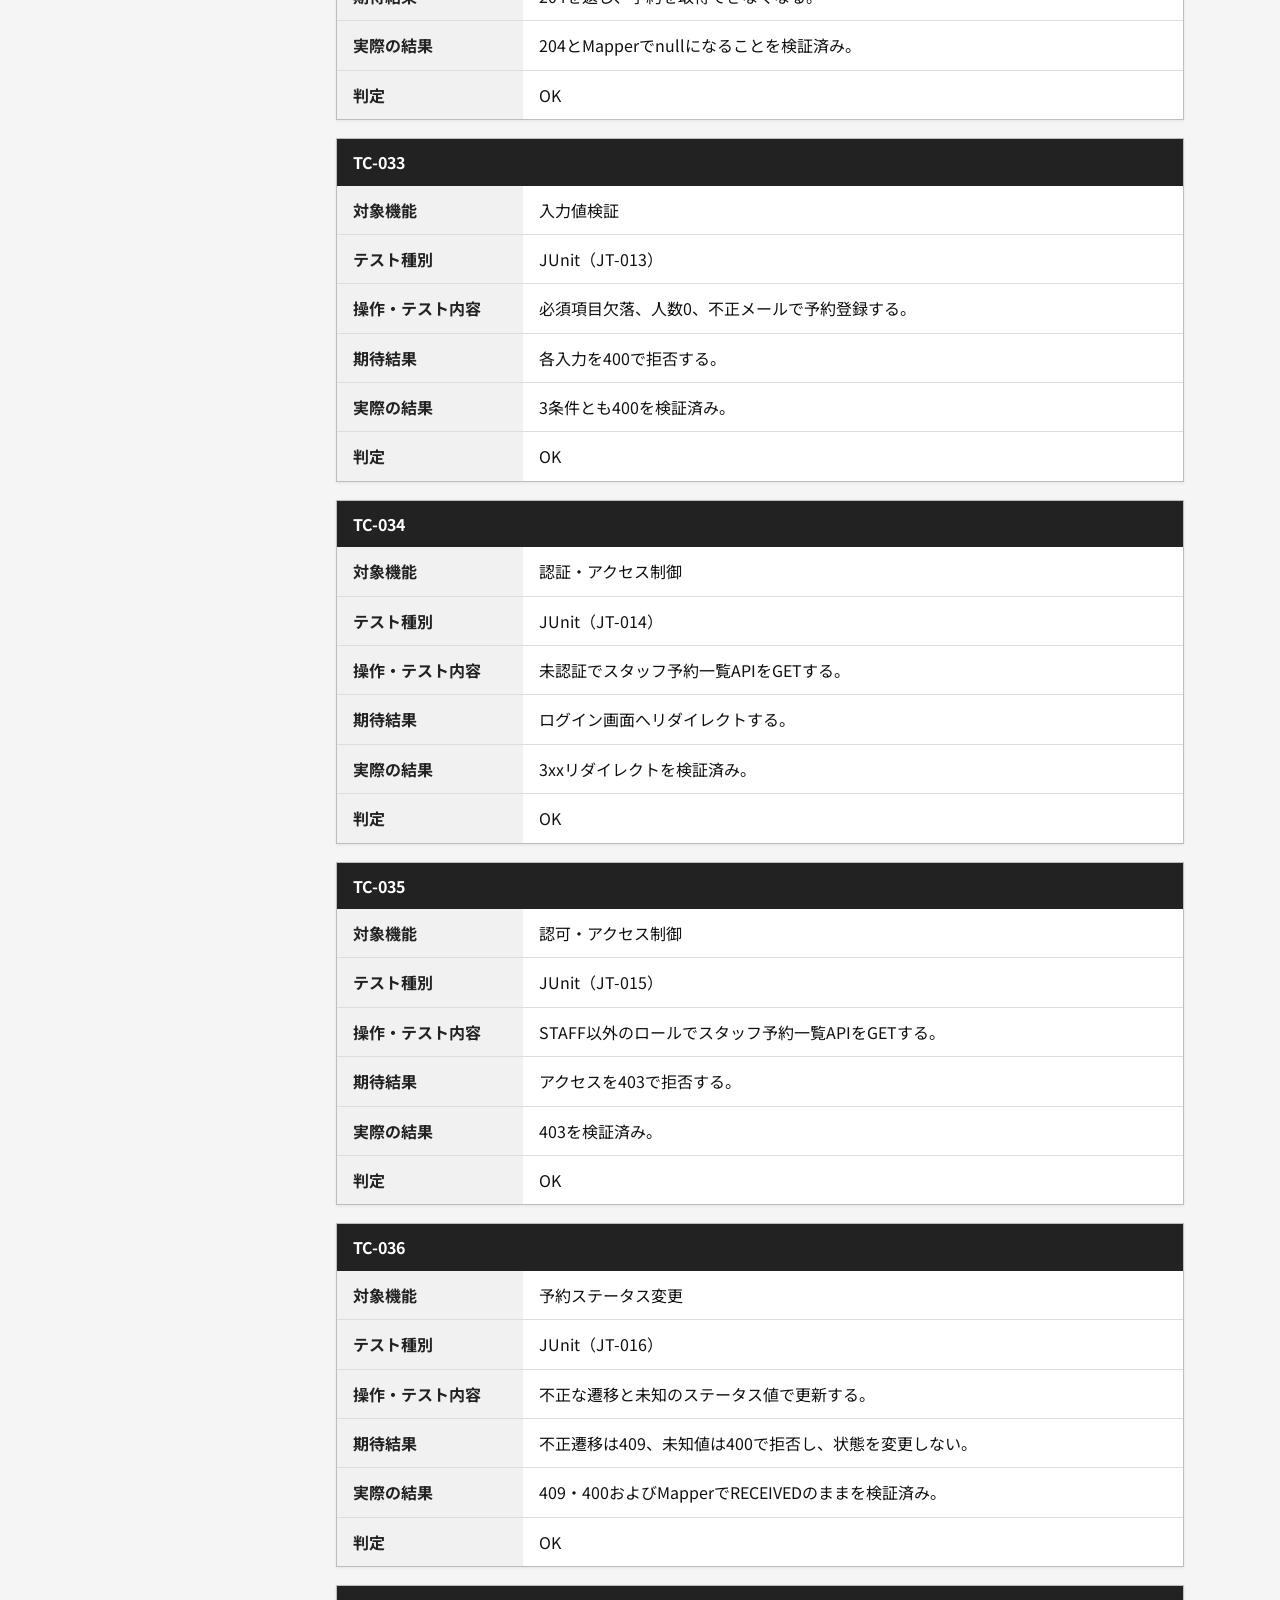
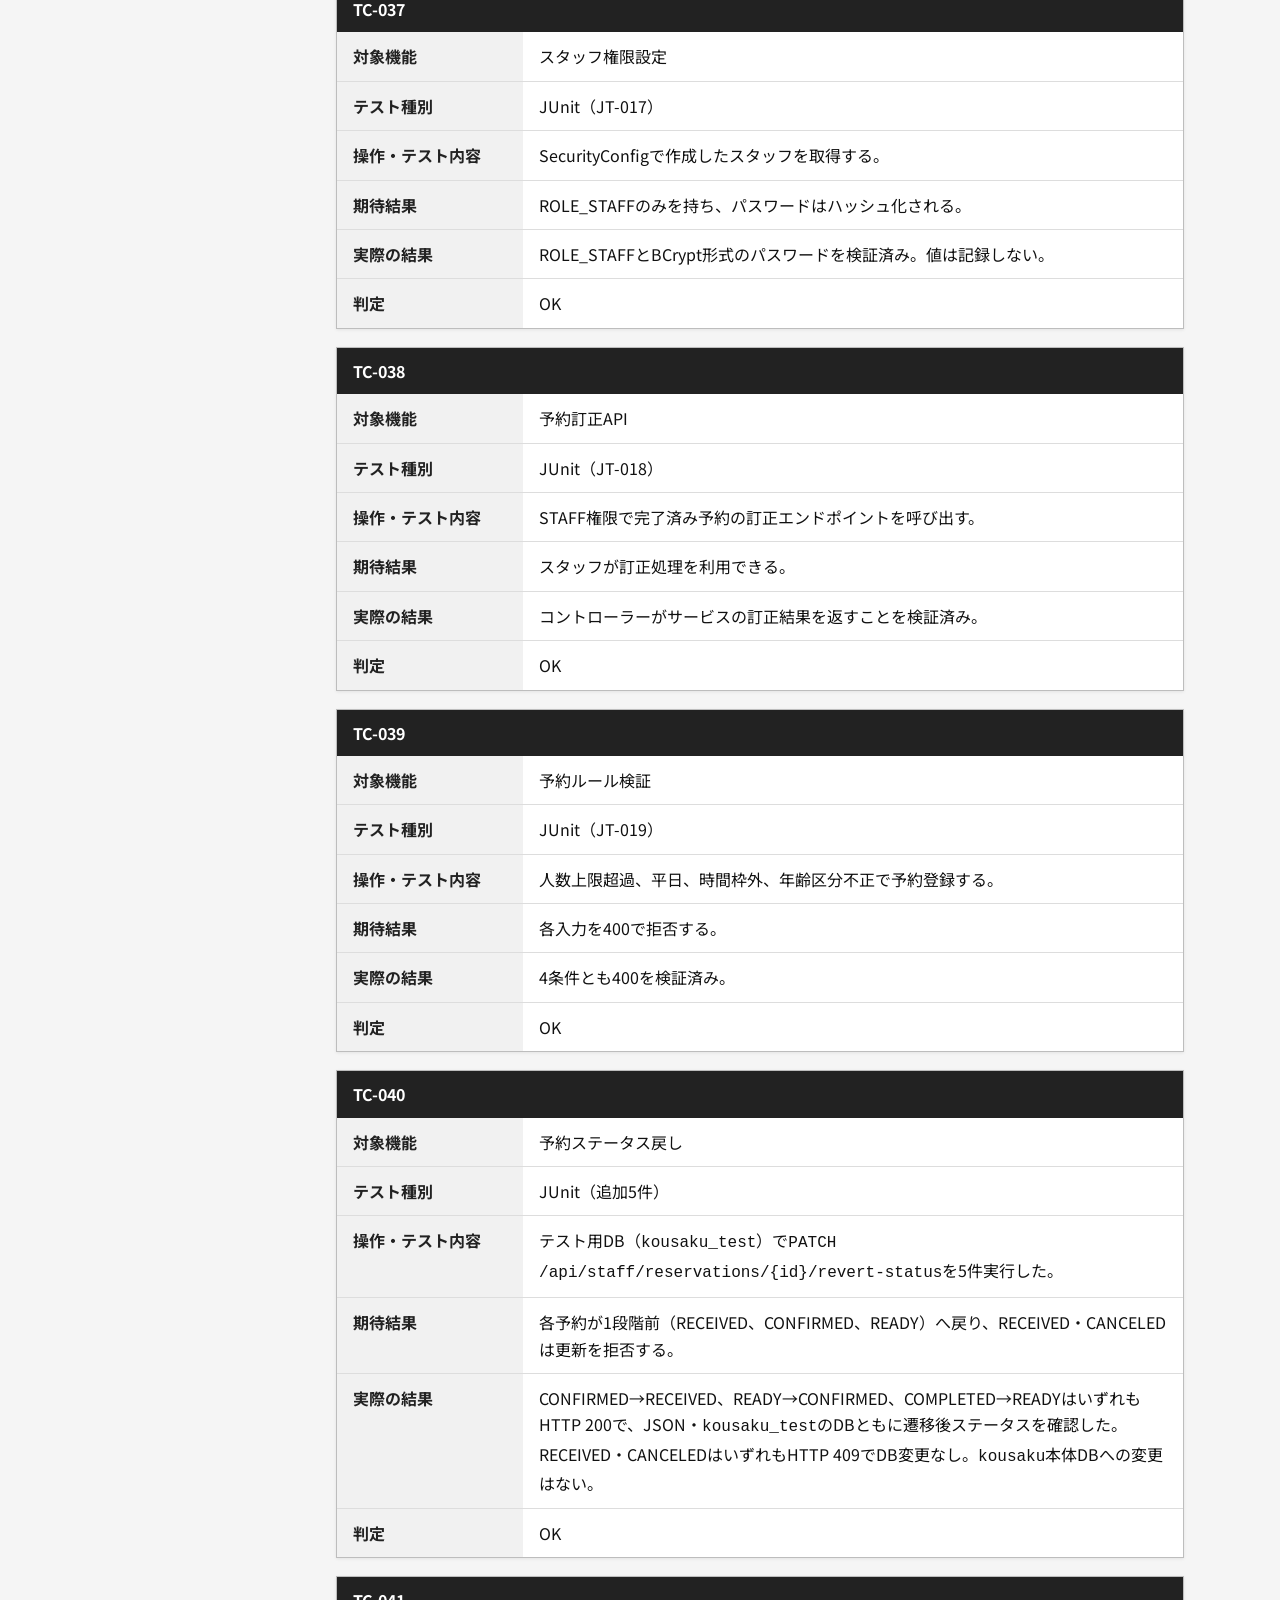
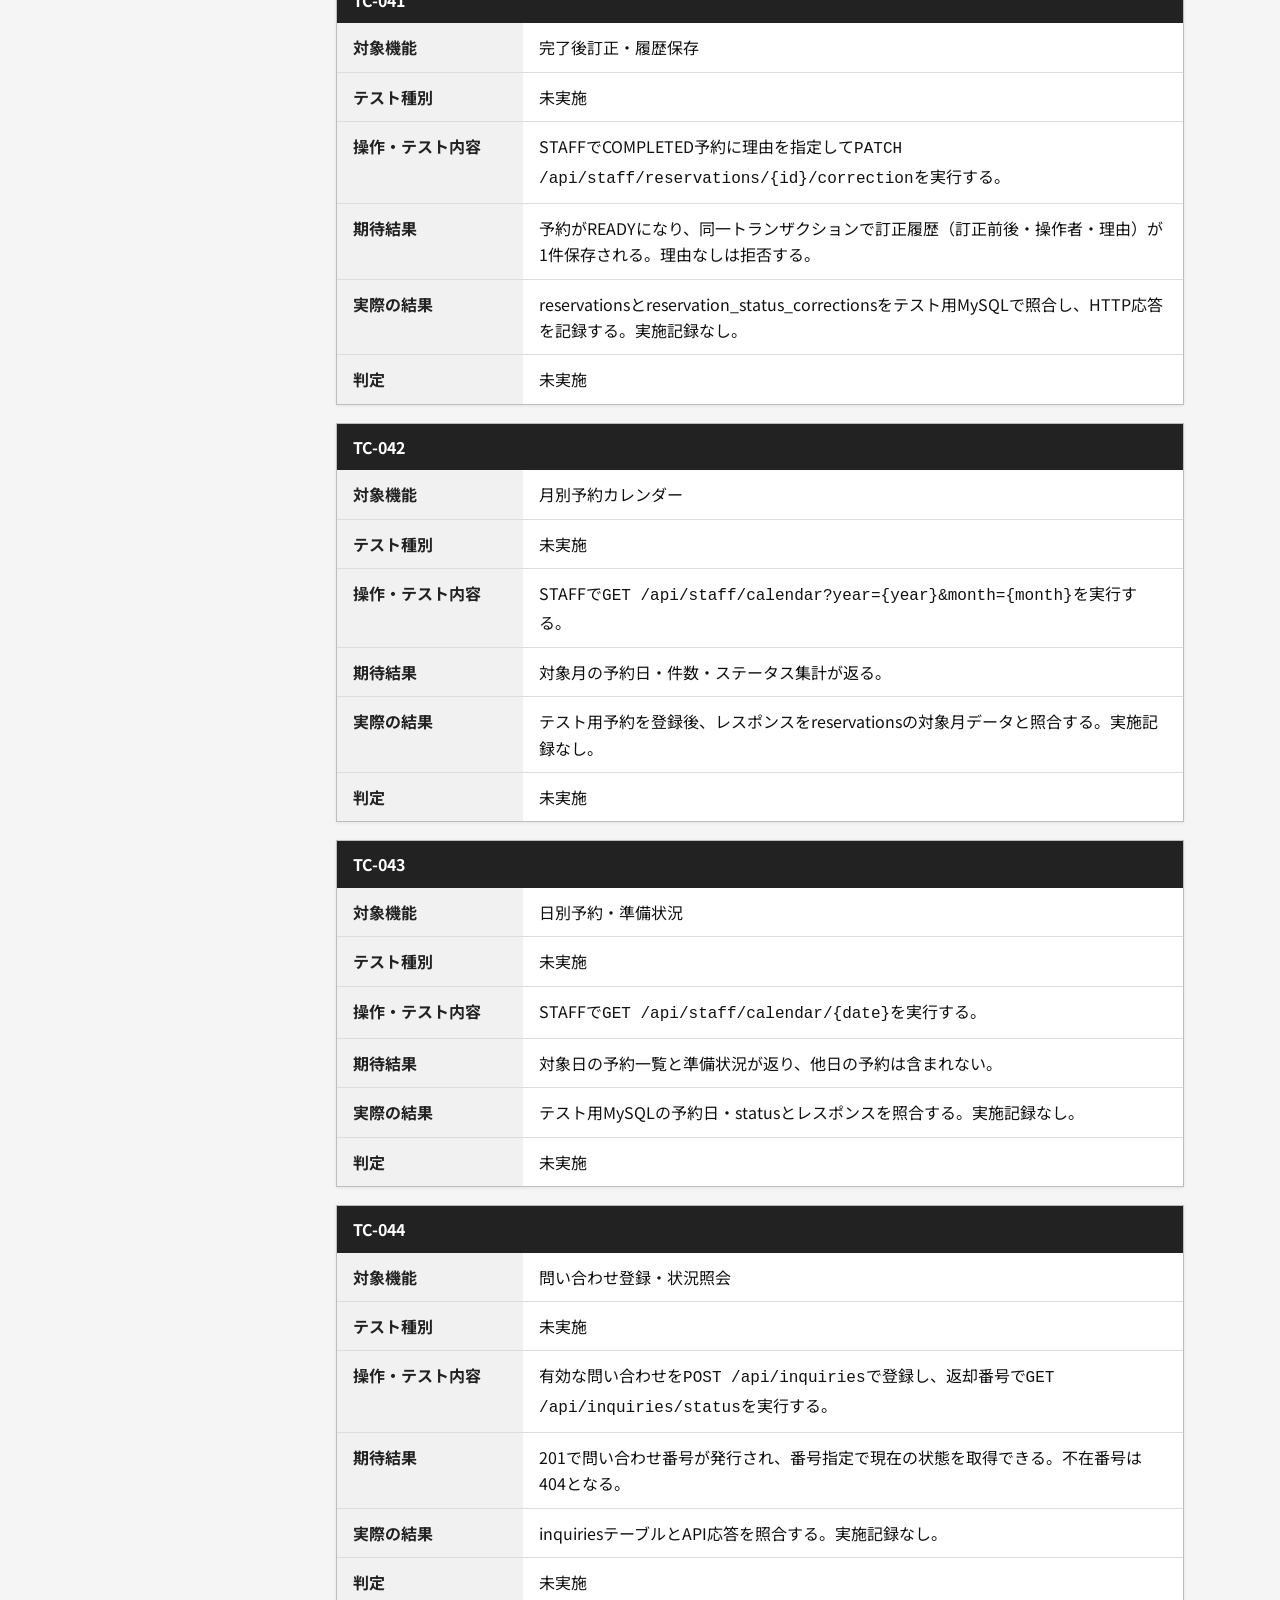
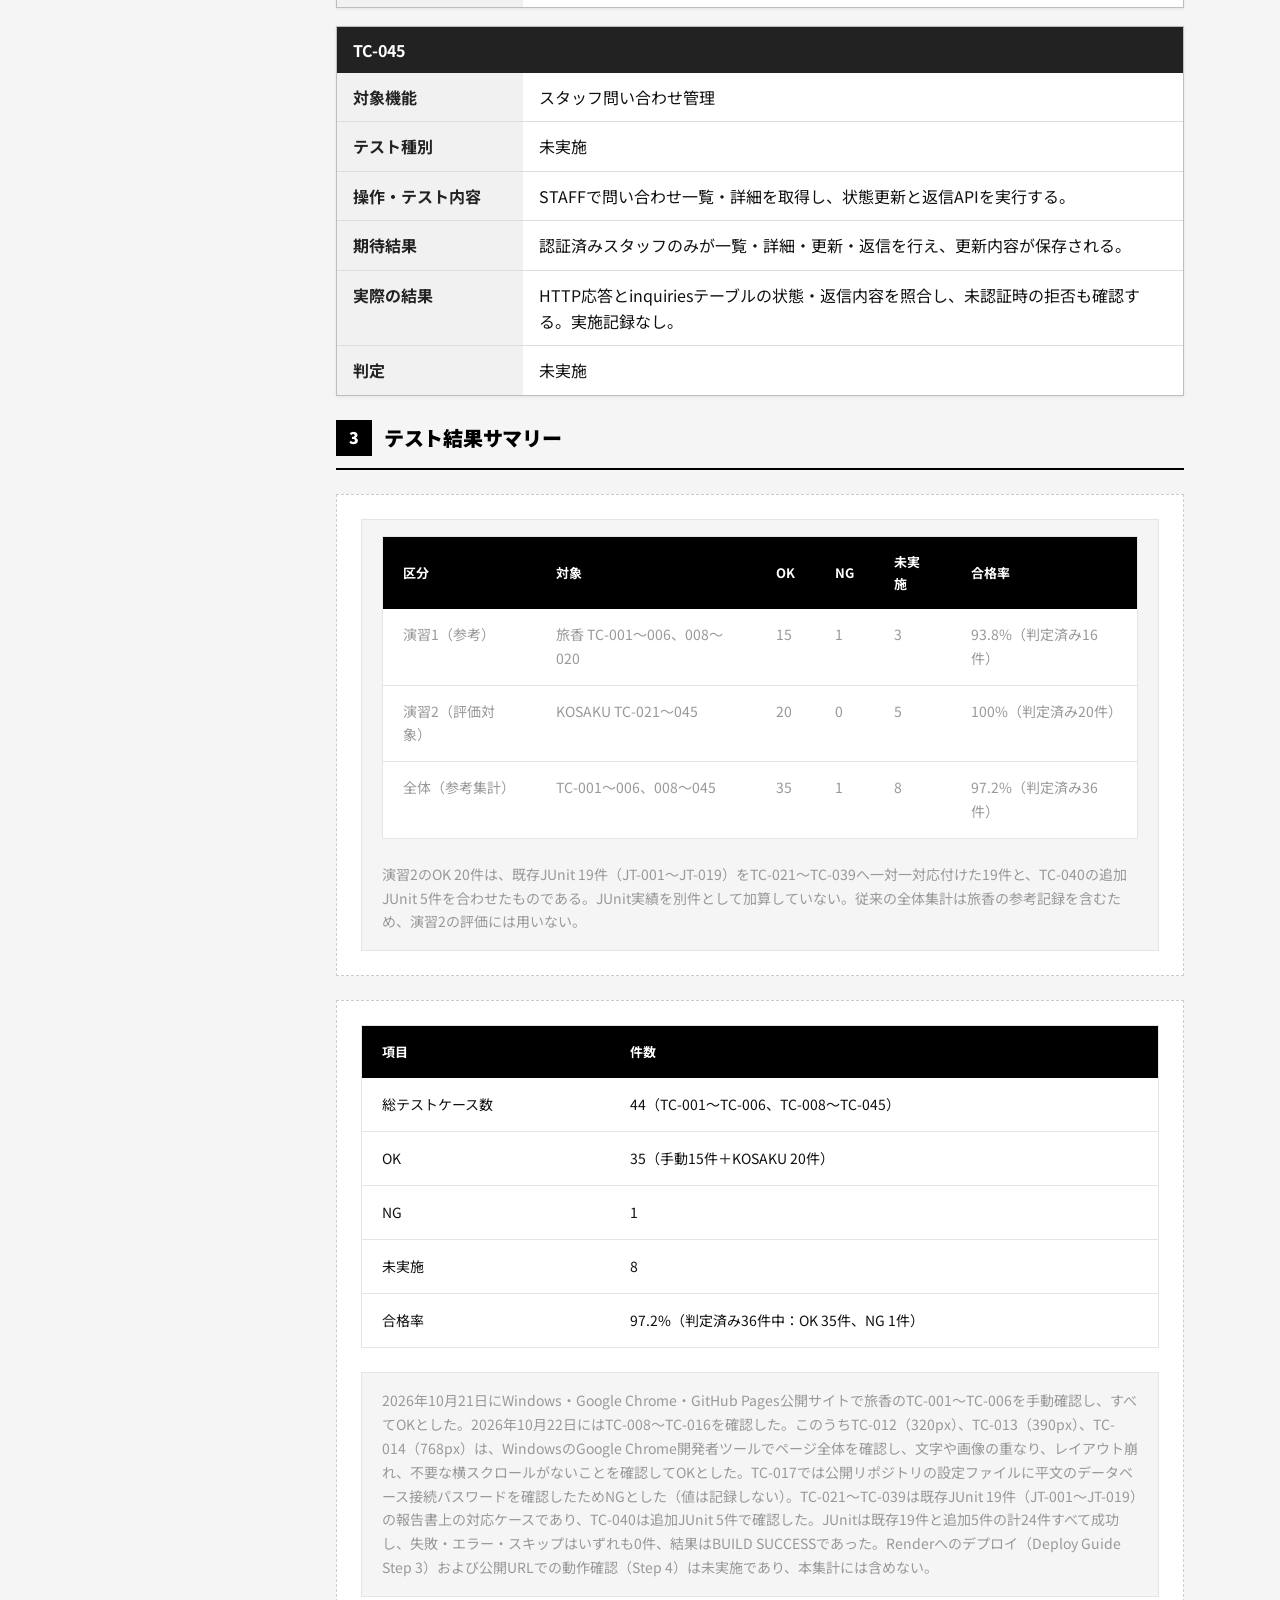
<file: documents/docs/09-test-report.html>
<!DOCTYPE html>
<html lang="ja">
<head>
<meta charset="UTF-8">
<meta name="viewport" content="width=device-width, initial-scale=1.0">
<title>テスト報告書</title>
<link rel="stylesheet" href="https://fonts.googleapis.com/css2?family=Material+Symbols+Outlined:opsz,wght,FILL,GRAD@20..48,100..700,0..1,-50..200">
<link rel="stylesheet" href="../css/style.css">
<style>
/* TC-021 to TC-045 only: vertically stacked cards keep all test details readable without horizontal scrolling. */
.backend-test-cards {
  display: grid;
  gap: 18px;
  width: 100%;
  max-width: 100%;
  margin: 0 0 24px;
}
.backend-test-card {
  width: 100%;
  box-sizing: border-box;
  border: 1px solid #bdbdbd;
  background: #fff;
  color: #111;
  box-shadow: 0 1px 3px rgba(0, 0, 0, 0.08);
}
.backend-test-card__title {
  margin: 0;
  padding: 12px 16px;
  background: #222;
  color: #fff;
  font-size: 16px;
  line-height: 1.4;
}
.backend-test-card__details {
  margin: 0;
}
.backend-test-card__row {
  display: grid;
  grid-template-columns: minmax(150px, 22%) minmax(0, 1fr);
  margin: 0;
  border-top: 1px solid #ddd;
}
.backend-test-card__row:first-child {
  border-top: 0;
}
.backend-test-card dt,
.backend-test-card dd {
  min-width: 0;
  margin: 0;
  padding: 11px 16px;
  overflow-wrap: anywhere;
  word-break: break-word;
  white-space: normal;
  line-height: 1.65;
}
.backend-test-card dt {
  background: #f1f1f1;
  color: #222;
  font-weight: 700;
}
.backend-test-card dd {
  background: #fff;
}
@media (max-width: 640px) {
  .backend-test-card__row {
    grid-template-columns: 1fr;
  }
  .backend-test-card dt {
    padding-bottom: 6px;
  }
  .backend-test-card dd {
    padding-top: 6px;
  }
}
</style>
</head>
<body>
<button class="hamburger" aria-label="メニュー">
<span>
</span>
<span>
</span>
<span>
</span>
</button>
<div class="page-wrapper">
<aside class="sidebar" data-nav-level="docs">
</aside>
<main class="main-content">
<header class="doc-header">
<div class="doc-category">DOCUMENT 09</div>
<h1 class="doc-title">テスト報告書</h1>
<div class="doc-meta">
<span>作成日：2026年10月14日</span>
<span>最終更新日：2026年10月23日</span>
<span>作成者：鷲巣 友香</span>
<span>Ver 1.8</span>
</div>
</header>
<div class="doc-body">
<div class="toc">
<div class="toc-title">目次</div>
<ol class="toc-list">
<li>
<a href="#sec1">テスト計画</a>
</li>
<li>
<a href="#sec2">テストケース一覧</a>
</li>
<li>
<a href="#sec3">テスト結果サマリー</a>
</li>
<li>
<a href="#sec4">バグ一覧</a>
</li>
<li>
<a href="#sec5">ブラウザ・デバイス対応</a>
</li>
</ol>
</div>
<section class="section" id="sec1">
<h2 class="section-title">
<span class="section-icon">1</span> テスト計画</h2>
<div class="fill-block">
<div class="fill-label">テスト対象・範囲 <span class="required">必須</span>
</div>
<div class="fill-content">
<p>本書の主題は、演習2「KOSAKU（香作）」のバックエンドテストである。仕様書（DOCUMENT 07）およびDB設計書（DOCUMENT 08）に基づき、テスト計画、API単体・結合テスト、JUnit実施結果、未実施項目を記録する。</p>
<p><strong>演習1（参考情報）：旅香のフロントエンドテスト。</strong>GitHub Pages公開サイトで、画面表示・導線を手動確認した既存記録を保持する。演習2の合格率・評価対象には含めない。</p>
<p><strong>演習2（今回の評価対象）：KOSAKUのバックエンドテスト。</strong>Spring Bootの起動、MyBatis・MySQL接続、予約登録・DB保存、取得・表示、スタッフ管理、ステータス変更、キャンセル、入力値検証、認証・アクセス制御をJUnitで確認する。</p>
<p>
<strong>主なテスト対象：</strong>KOSAKUのバックエンド機能（Spring Bootの起動、MyBatis・MySQL接続、予約登録・DB保存、取得・表示、スタッフ管理、ステータス変更、キャンセル、入力値検証、認証・アクセス制御）。旅香のトップページ、ワークショップの紹介・詳細、料金・所要時間、アクセス、FAQ、ページ遷移、画像・文字表示、PC・スマートフォンでの表示、操作性は演習1の参考情報として扱う。</p>
<p>
<strong>テスト種別：</strong>機能テスト、画面表示テスト、操作性テスト、正常系・異常系テスト、境界値テスト、セキュリティ確認</p>
<p>
<strong>テスト環境：</strong>実際に使用：Windows、Google Chrome（旅香の手動確認・Chrome開発者ツール）、KOSAKUのテスト用DB <code>kousaku_test</code>。未確認：Microsoft Edge、Firefox、Androidスマートフォン、iPhone（Safari）。</p>

</div>
</div>
</section>
<section class="section" id="sec-deploy-guide">
<h2 class="section-title">
<span class="section-icon">DG</span> 学校課題（Deploy Guide Step 1〜4）実施状況</h2>
<div class="fill-block">
<div class="fill-content">
<p>学校課題の合否判定は、Deploy GuideのStep 1〜4に必要な確認に限定して整理する。下表の4項目は既存のテストケース（TC-001〜TC-045）の件数には含めず、商用運用を想定した評価とも分けて扱う。</p>
</div>
<table class="doc-table">
<thead>
<tr>
<th>Deploy Guide</th>
<th>確認内容</th>
<th>実施結果</th>
<th>判定</th>
</tr>
</thead>
<tbody>
<tr>
<td>Step 1</td>
<td>Dockerfile・.dockerignoreを作成し、GitHubへPUSHする</td>
<td>Dockerfile・.dockerignoreの作成およびGitHubへのPUSHは完了済み。</td>
<td>実施済み</td>
</tr>
<tr>
<td>Step 2</td>
<td>Renderへ登録し、GitHubと連携する</td>
<td>Renderへの登録およびGitHub連携は完了済み。</td>
<td>実施済み</td>
</tr>
<tr>
<td>Step 3</td>
<td>Renderへデプロイする</td>
<td>Renderへのデプロイは未実施。</td>
<td>未実施</td>
</tr>
<tr>
<td>Step 4</td>
<td>公開URLで動作を確認する</td>
<td>公開URLでの動作確認は未実施。</td>
<td>未実施</td>
</tr>
</tbody>
</table>
<div class="fill-content">
<p><strong>学校課題の判定：</strong>Step 1〜2は実施済み、Step 3〜4は未実施である。したがって、Render公開を含むDeploy Guide Step 1〜4の完了判定は保留とする。</p>
</div>
</div>
</section>
<section class="section" id="sec2">
<h2 class="section-title">
<span class="section-icon">2</span> テストケース一覧</h2>
<div class="fill-block">
<div class="fill-label">テストケース一覧 <span class="required">必須</span>
</div>
<table class="doc-table">
<thead>
<tr>
<th>ID</th>
<th>対象機能</th>
<th>テスト種別</th>
<th>テスト内容</th>
<th>期待結果</th>
<th>実際の結果</th>
<th>判定</th>
<th>確認日</th>
</tr>
</thead>
<tbody>
<tr>
<td>TC-001</td>
<td>トップ表示</td>
<td>正常系</td>
<td>トップページにアクセスする</td>
<td>ページが正常に表示される</td>
<td>Google Chromeでトップページが正常に表示された。</td>
<td>OK</td>
<td>2026年10月21日</td>
</tr>
<tr>
<td>TC-002</td>
<td>トップ表示</td>
<td>正常系</td>
<td>ロゴ・画像・見出しを確認する</td>
<td>ロゴ・メイン画像・見出しが正しく表示される</td>
<td>ロゴ・メイン画像・見出しが正常に表示された。</td>
<td>OK</td>
<td>2026年10月21日</td>
</tr>
<tr>
<td>TC-003</td>
<td>体験紹介</td>
<td>正常系</td>
<td>「香作について」を選択する</td>
<td>inimu公式サイトへ移動する</td>
<td>inimu公式サイトへ正常に移動した。ワークショップ紹介そのものの表示は確認対象としない。</td>
<td>OK</td>
<td>2026年10月21日</td>
</tr>
<tr>
<td>TC-004</td>
<td>体験情報</td>
<td>正常系</td>
<td>料金・所要時間を確認する</td>
<td>開催日・料金・所要時間が表示され、PC画面で3カードが横並びで表示される</td>
<td>旅香の公開サイトで開催日「土日祝日」、料金「5,500円」、所要時間「約60分」とPC画面での3カード横並びを確認した。</td>
<td>OK</td>
<td>2026年10月21日</td>
</tr>
<tr>
<td>TC-005</td>
<td>アクセス</td>
<td>正常系</td>
<td>アクセスページを開く</td>
<td>アクセス案内、店舗所在地、Googleマップへの移動を確認できる</td>
<td>旅香のアクセス案内、inimuの店舗所在地（東京都台東区浅草2丁目1-5）、Googleマップへの移動および浅草駅からの徒歩ルートを確認した。</td>
<td>OK</td>
<td>2026年10月21日</td>
</tr>
<tr>
<td>TC-006</td>
<td>FAQ</td>
<td>正常系</td>
<td>FAQを開く</td>
<td>質問と回答が表示され、「所要時間はどれくらいですか？」の回答に約60分と表示される</td>
<td>FAQページで質問と回答が表示され、該当回答に「約60分」と表示された。</td>
<td>OK</td>
<td>2026年10月21日</td>
</tr>
<tr>
<td>TC-008</td>
<td>ページ遷移</td>
<td>正常系</td>
<td>メニューを選択する</td>
<td>対象ページに移動する</td>
<td>Google Chromeで旅香の公開サイトを操作し、「おすすめの過ごし方」のメニューから対象ページへ正常に移動できた。</td>
<td>OK</td>
<td>2026年10月22日</td>
</tr>
<tr>
<td>TC-009</td>
<td>ページ遷移</td>
<td>正常系</td>
<td>トップへ戻る操作をする</td>
<td>トップページへ戻る</td>
<td>対象ページからトップページへ正常に戻れた。</td>
<td>OK</td>
<td>2026年10月22日</td>
</tr>
<tr>
<td>TC-010</td>
<td>ページ遷移</td>
<td>異常系</td>
<td>存在しないURLへアクセスする</td>
<td>適切なエラー表示になる</td>
<td>存在しないURLへアクセスすると、GitHub Pagesの404エラー画面が表示された。</td>
<td>OK</td>
<td>2026年10月22日</td>
</tr>
<tr>
<td>TC-011</td>
<td>画像表示</td>
<td>異常系</td>
<td>画像の参照先を確認する</td>
<td>画像が欠けずに表示される</td>
<td>メイン画像・体験紹介画像が正常に表示された。</td>
<td>OK</td>
<td>2026年10月22日</td>
</tr>
<tr>
<td>TC-012</td>
<td>画面表示</td>
<td>境界値</td>
<td>画面幅320pxで確認する</td>
<td>文字・画像が重ならない</td>
<td>2026年10月22日、WindowsのGoogle Chrome開発者ツールで画面幅320pxのページ全体を確認した。文字や画像の重なり、レイアウト崩れ、不要な横スクロールはなかった。</td>
<td>OK</td>
<td>2026年10月22日</td>
</tr>
<tr>
<td>TC-013</td>
<td>画面表示</td>
<td>境界値</td>
<td>画面幅390pxで確認する</td>
<td>スマートフォンで操作できる</td>
<td>2026年10月22日、WindowsのGoogle Chrome開発者ツールで画面幅390pxのページ全体を確認した。文字や画像の重なり、レイアウト崩れ、不要な横スクロールはなかった。</td>
<td>OK</td>
<td>2026年10月22日</td>
</tr>
<tr>
<td>TC-014</td>
<td>画面表示</td>
<td>境界値</td>
<td>画面幅768pxで確認する</td>
<td>レイアウトが崩れない</td>
<td>2026年10月22日、WindowsのGoogle Chrome開発者ツールで画面幅768pxのページ全体を確認した。文字や画像の重なり、レイアウト崩れ、不要な横スクロールはなかった。</td>
<td>OK</td>
<td>2026年10月22日</td>
</tr>
<tr>
<td>TC-015</td>
<td>画面表示</td>
<td>境界値</td>
<td>画面幅1440pxで確認する</td>
<td>PC表示が正常である</td>
<td>1440pxでトップ・体験紹介・料金カード・アクセス・フッターを確認し、正常に表示された。Googleマップは開発者ツール表示中に操作できない場面があったが、通常PC画面では正常に操作できた。</td>
<td>OK</td>
<td>2026年10月22日</td>
</tr>
<tr>
<td>TC-016</td>
<td>操作性</td>
<td>正常系</td>
<td>トップページから香りづくり体験の基本情報を確認する</td>
<td>開催日・料金・所要時間を確認できる</td>
<td>開催日「土日祝日」、料金「5,500円」、所要時間「約60分」を確認した。</td>
<td>OK</td>
<td>2026年10月22日</td>
</tr>
<tr>
<td>TC-017</td>
<td>セキュリティ</td>
<td>確認</td>
<td>公開ファイルの内容を確認する</td>
<td>秘密情報が公開されていない</td>
<td>公開リポジトリとGitHub Pagesを読み取り確認。公開設定ファイルに平文のデータベース接続パスワードが含まれていたためNG。値は記録しない。</td>
<td>NG</td>
<td>2026年10月22日</td>
</tr>
<tr>
<td>TC-018</td>
<td>ブラウザ</td>
<td>正常系</td>
<td>Chromeで操作する</td>
<td>表示・操作に問題がない</td>
<td>ブラウザ別の一連の操作テストは未実施</td>
<td>未実施</td>
<td>―</td>
</tr>
<tr>
<td>TC-019</td>
<td>ブラウザ</td>
<td>正常系</td>
<td>Edgeで操作する</td>
<td>表示・操作に問題がない</td>
<td>ブラウザ別の一連の操作テストは未実施</td>
<td>未実施</td>
<td>―</td>
</tr>
<tr>
<td>TC-020</td>
<td>ブラウザ</td>
<td>正常系</td>
<td>Firefoxで操作する</td>
<td>表示・操作に問題がない</td>
<td>ブラウザ別の一連の操作テストは未実施</td>
<td>未実施</td>
<td>―</td>
</tr>
</tbody>
</table>
</div>
</section>
<h3>バックエンド追加テスト（TC-021〜TC-045）</h3>
<div class="backend-test-cards" aria-label="繝舌ャ繧ｯ繧ｨ繝ｳ繝芽ｿｽ蜉繝・せ繝茨ｼ・C-021縲弋C-045・・>
  <article class="backend-test-card">
    <h4 class="backend-test-card__title">TC-021</h4>
    <dl class="backend-test-card__details">
      <div class="backend-test-card__row">
        <dt>対象機能</dt>
        <dd>Spring Boot起動</dd>
      </div>
      <div class="backend-test-card__row">
        <dt>テスト種別</dt>
        <dd>JUnit（JT-001）</dd>
      </div>
      <div class="backend-test-card__row">
        <dt>操作・テスト内容</dt>
        <dd>アプリケーションコンテキストを起動する。</dd>
      </div>
      <div class="backend-test-card__row">
        <dt>期待結果</dt>
        <dd>Spring Bootのコンテキストが正常に起動する。</dd>
      </div>
      <div class="backend-test-card__row">
        <dt>実際の結果</dt>
        <dd>既存実行記録で成功。KousakuApplicationTests.contextLoadsに対応。</dd>
      </div>
      <div class="backend-test-card__row">
        <dt>判定</dt>
        <dd>OK</dd>
      </div>
    </dl>
  </article>
  <article class="backend-test-card">
    <h4 class="backend-test-card__title">TC-022</h4>
    <dl class="backend-test-card__details">
      <div class="backend-test-card__row">
        <dt>対象機能</dt>
        <dd>予約ステータス</dd>
      </div>
      <div class="backend-test-card__row">
        <dt>テスト種別</dt>
        <dd>JUnit（JT-002）</dd>
      </div>
      <div class="backend-test-card__row">
        <dt>操作・テスト内容</dt>
        <dd>開始前のREADY予約をCOMPLETEDに更新する。</dd>
      </div>
      <div class="backend-test-card__row">
        <dt>期待結果</dt>
        <dd>更新を拒否し、DB更新を行わない。</dd>
      </div>
      <div class="backend-test-card__row">
        <dt>実際の結果</dt>
        <dd>IllegalStateExceptionを確認し、MapperのupdateStatus未呼出しを検証済み。</dd>
      </div>
      <div class="backend-test-card__row">
        <dt>判定</dt>
        <dd>OK</dd>
      </div>
    </dl>
  </article>
  <article class="backend-test-card">
    <h4 class="backend-test-card__title">TC-023</h4>
    <dl class="backend-test-card__details">
      <div class="backend-test-card__row">
        <dt>対象機能</dt>
        <dd>予約ステータス</dd>
      </div>
      <div class="backend-test-card__row">
        <dt>テスト種別</dt>
        <dd>JUnit（JT-003）</dd>
      </div>
      <div class="backend-test-card__row">
        <dt>操作・テスト内容</dt>
        <dd>開始後のREADY予約をスタッフがCOMPLETEDへ更新する。</dd>
      </div>
      <div class="backend-test-card__row">
        <dt>期待結果</dt>
        <dd>更新できる。</dd>
      </div>
      <div class="backend-test-card__row">
        <dt>実際の結果</dt>
        <dd>例外なく更新され、MapperのupdateStatus呼出しを検証済み。</dd>
      </div>
      <div class="backend-test-card__row">
        <dt>判定</dt>
        <dd>OK</dd>
      </div>
    </dl>
  </article>
  <article class="backend-test-card">
    <h4 class="backend-test-card__title">TC-024</h4>
    <dl class="backend-test-card__details">
      <div class="backend-test-card__row">
        <dt>対象機能</dt>
        <dd>予約ステータス</dd>
      </div>
      <div class="backend-test-card__row">
        <dt>テスト種別</dt>
        <dd>JUnit（JT-004）</dd>
      </div>
      <div class="backend-test-card__row">
        <dt>操作・テスト内容</dt>
        <dd>進捗をCONFIRMEDおよびRECEIVEDへ更新する。</dd>
      </div>
      <div class="backend-test-card__row">
        <dt>期待結果</dt>
        <dd>許可された遷移は更新できる。</dd>
      </div>
      <div class="backend-test-card__row">
        <dt>実際の結果</dt>
        <dd>両ステータスへのMapper更新呼出しを検証済み。</dd>
      </div>
      <div class="backend-test-card__row">
        <dt>判定</dt>
        <dd>OK</dd>
      </div>
    </dl>
  </article>
  <article class="backend-test-card">
    <h4 class="backend-test-card__title">TC-025</h4>
    <dl class="backend-test-card__details">
      <div class="backend-test-card__row">
        <dt>対象機能</dt>
        <dd>予約ステータス</dd>
      </div>
      <div class="backend-test-card__row">
        <dt>テスト種別</dt>
        <dd>JUnit（JT-005）</dd>
      </div>
      <div class="backend-test-card__row">
        <dt>操作・テスト内容</dt>
        <dd>RECEIVED予約をREADYへ更新する。</dd>
      </div>
      <div class="backend-test-card__row">
        <dt>期待結果</dt>
        <dd>確認前の準備完了を拒否し、DB更新を行わない。</dd>
      </div>
      <div class="backend-test-card__row">
        <dt>実際の結果</dt>
        <dd>IllegalStateExceptionとMapper未呼出しを検証済み。</dd>
      </div>
      <div class="backend-test-card__row">
        <dt>判定</dt>
        <dd>OK</dd>
      </div>
    </dl>
  </article>
  <article class="backend-test-card">
    <h4 class="backend-test-card__title">TC-026</h4>
    <dl class="backend-test-card__details">
      <div class="backend-test-card__row">
        <dt>対象機能</dt>
        <dd>予約ステータス</dd>
      </div>
      <div class="backend-test-card__row">
        <dt>テスト種別</dt>
        <dd>JUnit（JT-006）</dd>
      </div>
      <div class="backend-test-card__row">
        <dt>操作・テスト内容</dt>
        <dd>キャンセル済み予約の進捗を変更する。</dd>
      </div>
      <div class="backend-test-card__row">
        <dt>期待結果</dt>
        <dd>更新を拒否し、DB更新を行わない。</dd>
      </div>
      <div class="backend-test-card__row">
        <dt>実際の結果</dt>
        <dd>IllegalStateExceptionとMapper未呼出しを検証済み。</dd>
      </div>
      <div class="backend-test-card__row">
        <dt>判定</dt>
        <dd>OK</dd>
      </div>
    </dl>
  </article>
  <article class="backend-test-card">
    <h4 class="backend-test-card__title">TC-027</h4>
    <dl class="backend-test-card__details">
      <div class="backend-test-card__row">
        <dt>対象機能</dt>
        <dd>予約訂正・監査</dd>
      </div>
      <div class="backend-test-card__row">
        <dt>テスト種別</dt>
        <dd>JUnit（JT-007）</dd>
      </div>
      <div class="backend-test-card__row">
        <dt>操作・テスト内容</dt>
        <dd>完了済み予約を理由なし／理由ありでREADYへ訂正する。</dd>
      </div>
      <div class="backend-test-card__row">
        <dt>期待結果</dt>
        <dd>理由なしを拒否し、理由ありでは監査記録を作成する。</dd>
      </div>
      <div class="backend-test-card__row">
        <dt>実際の結果</dt>
        <dd>理由なしでIllegalArgumentException、理由ありで訂正監査Mapperへのinsertを検証済み。</dd>
      </div>
      <div class="backend-test-card__row">
        <dt>判定</dt>
        <dd>OK</dd>
      </div>
    </dl>
  </article>
  <article class="backend-test-card">
    <h4 class="backend-test-card__title">TC-028</h4>
    <dl class="backend-test-card__details">
      <div class="backend-test-card__row">
        <dt>対象機能</dt>
        <dd>予約登録・MyBatis・MySQL</dd>
      </div>
      <div class="backend-test-card__row">
        <dt>テスト種別</dt>
        <dd>JUnit（JT-008）</dd>
      </div>
      <div class="backend-test-card__row">
        <dt>操作・テスト内容</dt>
        <dd>予約APIへ有効な予約をPOSTする。</dd>
      </div>
      <div class="backend-test-card__row">
        <dt>期待結果</dt>
        <dd>201、予約番号・初期状態を返し、テストDBへ保存する。</dd>
      </div>
      <div class="backend-test-card__row">
        <dt>実際の結果</dt>
        <dd>201、RECEIVED、予約番号、Mapperで取得した保存内容を検証済み。kousaku_test接続確認を伴う。</dd>
      </div>
      <div class="backend-test-card__row">
        <dt>判定</dt>
        <dd>OK</dd>
      </div>
    </dl>
  </article>
  <article class="backend-test-card">
    <h4 class="backend-test-card__title">TC-029</h4>
    <dl class="backend-test-card__details">
      <div class="backend-test-card__row">
        <dt>対象機能</dt>
        <dd>スタッフ予約管理</dd>
      </div>
      <div class="backend-test-card__row">
        <dt>テスト種別</dt>
        <dd>JUnit（JT-009）</dd>
      </div>
      <div class="backend-test-card__row">
        <dt>操作・テスト内容</dt>
        <dd>スタッフとして予約一覧と詳細をGETする。</dd>
      </div>
      <div class="backend-test-card__row">
        <dt>期待結果</dt>
        <dd>登録済み予約を一覧・詳細で取得できる。</dd>
      </div>
      <div class="backend-test-card__row">
        <dt>実際の結果</dt>
        <dd>200とメールアドレス・予約番号・RECEIVEDを検証済み。</dd>
      </div>
      <div class="backend-test-card__row">
        <dt>判定</dt>
        <dd>OK</dd>
      </div>
    </dl>
  </article>
  <article class="backend-test-card">
    <h4 class="backend-test-card__title">TC-030</h4>
    <dl class="backend-test-card__details">
      <div class="backend-test-card__row">
        <dt>対象機能</dt>
        <dd>予約ステータス変更</dd>
      </div>
      <div class="backend-test-card__row">
        <dt>テスト種別</dt>
        <dd>JUnit（JT-010）</dd>
      </div>
      <div class="backend-test-card__row">
        <dt>操作・テスト内容</dt>
        <dd>スタッフとしてRECEIVED→CONFIRMED→READYへ更新する。</dd>
      </div>
      <div class="backend-test-card__row">
        <dt>期待結果</dt>
        <dd>許可された遷移が反映される。</dd>
      </div>
      <div class="backend-test-card__row">
        <dt>実際の結果</dt>
        <dd>各API応答とMapperで取得したREADY状態を検証済み。</dd>
      </div>
      <div class="backend-test-card__row">
        <dt>判定</dt>
        <dd>OK</dd>
      </div>
    </dl>
  </article>
  <article class="backend-test-card">
    <h4 class="backend-test-card__title">TC-031</h4>
    <dl class="backend-test-card__details">
      <div class="backend-test-card__row">
        <dt>対象機能</dt>
        <dd>予約キャンセル</dd>
      </div>
      <div class="backend-test-card__row">
        <dt>テスト種別</dt>
        <dd>JUnit（JT-011）</dd>
      </div>
      <div class="backend-test-card__row">
        <dt>操作・テスト内容</dt>
        <dd>スタッフとしてキャンセルAPIを実行する。</dd>
      </div>
      <div class="backend-test-card__row">
        <dt>期待結果</dt>
        <dd>予約がCANCELEDへ更新される。</dd>
      </div>
      <div class="backend-test-card__row">
        <dt>実際の結果</dt>
        <dd>200とMapperで取得したCANCELED状態を検証済み。</dd>
      </div>
      <div class="backend-test-card__row">
        <dt>判定</dt>
        <dd>OK</dd>
      </div>
    </dl>
  </article>
  <article class="backend-test-card">
    <h4 class="backend-test-card__title">TC-032</h4>
    <dl class="backend-test-card__details">
      <div class="backend-test-card__row">
        <dt>対象機能</dt>
        <dd>予約削除</dd>
      </div>
      <div class="backend-test-card__row">
        <dt>テスト種別</dt>
        <dd>JUnit（JT-012）</dd>
      </div>
      <div class="backend-test-card__row">
        <dt>操作・テスト内容</dt>
        <dd>スタッフとして予約削除APIを実行する。</dd>
      </div>
      <div class="backend-test-card__row">
        <dt>期待結果</dt>
        <dd>204を返し、予約を取得できなくなる。</dd>
      </div>
      <div class="backend-test-card__row">
        <dt>実際の結果</dt>
        <dd>204とMapperでnullになることを検証済み。</dd>
      </div>
      <div class="backend-test-card__row">
        <dt>判定</dt>
        <dd>OK</dd>
      </div>
    </dl>
  </article>
  <article class="backend-test-card">
    <h4 class="backend-test-card__title">TC-033</h4>
    <dl class="backend-test-card__details">
      <div class="backend-test-card__row">
        <dt>対象機能</dt>
        <dd>入力値検証</dd>
      </div>
      <div class="backend-test-card__row">
        <dt>テスト種別</dt>
        <dd>JUnit（JT-013）</dd>
      </div>
      <div class="backend-test-card__row">
        <dt>操作・テスト内容</dt>
        <dd>必須項目欠落、人数0、不正メールで予約登録する。</dd>
      </div>
      <div class="backend-test-card__row">
        <dt>期待結果</dt>
        <dd>各入力を400で拒否する。</dd>
      </div>
      <div class="backend-test-card__row">
        <dt>実際の結果</dt>
        <dd>3条件とも400を検証済み。</dd>
      </div>
      <div class="backend-test-card__row">
        <dt>判定</dt>
        <dd>OK</dd>
      </div>
    </dl>
  </article>
  <article class="backend-test-card">
    <h4 class="backend-test-card__title">TC-034</h4>
    <dl class="backend-test-card__details">
      <div class="backend-test-card__row">
        <dt>対象機能</dt>
        <dd>認証・アクセス制御</dd>
      </div>
      <div class="backend-test-card__row">
        <dt>テスト種別</dt>
        <dd>JUnit（JT-014）</dd>
      </div>
      <div class="backend-test-card__row">
        <dt>操作・テスト内容</dt>
        <dd>未認証でスタッフ予約一覧APIをGETする。</dd>
      </div>
      <div class="backend-test-card__row">
        <dt>期待結果</dt>
        <dd>ログイン画面へリダイレクトする。</dd>
      </div>
      <div class="backend-test-card__row">
        <dt>実際の結果</dt>
        <dd>3xxリダイレクトを検証済み。</dd>
      </div>
      <div class="backend-test-card__row">
        <dt>判定</dt>
        <dd>OK</dd>
      </div>
    </dl>
  </article>
  <article class="backend-test-card">
    <h4 class="backend-test-card__title">TC-035</h4>
    <dl class="backend-test-card__details">
      <div class="backend-test-card__row">
        <dt>対象機能</dt>
        <dd>認可・アクセス制御</dd>
      </div>
      <div class="backend-test-card__row">
        <dt>テスト種別</dt>
        <dd>JUnit（JT-015）</dd>
      </div>
      <div class="backend-test-card__row">
        <dt>操作・テスト内容</dt>
        <dd>STAFF以外のロールでスタッフ予約一覧APIをGETする。</dd>
      </div>
      <div class="backend-test-card__row">
        <dt>期待結果</dt>
        <dd>アクセスを403で拒否する。</dd>
      </div>
      <div class="backend-test-card__row">
        <dt>実際の結果</dt>
        <dd>403を検証済み。</dd>
      </div>
      <div class="backend-test-card__row">
        <dt>判定</dt>
        <dd>OK</dd>
      </div>
    </dl>
  </article>
  <article class="backend-test-card">
    <h4 class="backend-test-card__title">TC-036</h4>
    <dl class="backend-test-card__details">
      <div class="backend-test-card__row">
        <dt>対象機能</dt>
        <dd>予約ステータス変更</dd>
      </div>
      <div class="backend-test-card__row">
        <dt>テスト種別</dt>
        <dd>JUnit（JT-016）</dd>
      </div>
      <div class="backend-test-card__row">
        <dt>操作・テスト内容</dt>
        <dd>不正な遷移と未知のステータス値で更新する。</dd>
      </div>
      <div class="backend-test-card__row">
        <dt>期待結果</dt>
        <dd>不正遷移は409、未知値は400で拒否し、状態を変更しない。</dd>
      </div>
      <div class="backend-test-card__row">
        <dt>実際の結果</dt>
        <dd>409・400およびMapperでRECEIVEDのままを検証済み。</dd>
      </div>
      <div class="backend-test-card__row">
        <dt>判定</dt>
        <dd>OK</dd>
      </div>
    </dl>
  </article>
  <article class="backend-test-card">
    <h4 class="backend-test-card__title">TC-037</h4>
    <dl class="backend-test-card__details">
      <div class="backend-test-card__row">
        <dt>対象機能</dt>
        <dd>スタッフ権限設定</dd>
      </div>
      <div class="backend-test-card__row">
        <dt>テスト種別</dt>
        <dd>JUnit（JT-017）</dd>
      </div>
      <div class="backend-test-card__row">
        <dt>操作・テスト内容</dt>
        <dd>SecurityConfigで作成したスタッフを取得する。</dd>
      </div>
      <div class="backend-test-card__row">
        <dt>期待結果</dt>
        <dd>ROLE_STAFFのみを持ち、パスワードはハッシュ化される。</dd>
      </div>
      <div class="backend-test-card__row">
        <dt>実際の結果</dt>
        <dd>ROLE_STAFFとBCrypt形式のパスワードを検証済み。値は記録しない。</dd>
      </div>
      <div class="backend-test-card__row">
        <dt>判定</dt>
        <dd>OK</dd>
      </div>
    </dl>
  </article>
  <article class="backend-test-card">
    <h4 class="backend-test-card__title">TC-038</h4>
    <dl class="backend-test-card__details">
      <div class="backend-test-card__row">
        <dt>対象機能</dt>
        <dd>予約訂正API</dd>
      </div>
      <div class="backend-test-card__row">
        <dt>テスト種別</dt>
        <dd>JUnit（JT-018）</dd>
      </div>
      <div class="backend-test-card__row">
        <dt>操作・テスト内容</dt>
        <dd>STAFF権限で完了済み予約の訂正エンドポイントを呼び出す。</dd>
      </div>
      <div class="backend-test-card__row">
        <dt>期待結果</dt>
        <dd>スタッフが訂正処理を利用できる。</dd>
      </div>
      <div class="backend-test-card__row">
        <dt>実際の結果</dt>
        <dd>コントローラーがサービスの訂正結果を返すことを検証済み。</dd>
      </div>
      <div class="backend-test-card__row">
        <dt>判定</dt>
        <dd>OK</dd>
      </div>
    </dl>
  </article>
  <article class="backend-test-card">
    <h4 class="backend-test-card__title">TC-039</h4>
    <dl class="backend-test-card__details">
      <div class="backend-test-card__row">
        <dt>対象機能</dt>
        <dd>予約ルール検証</dd>
      </div>
      <div class="backend-test-card__row">
        <dt>テスト種別</dt>
        <dd>JUnit（JT-019）</dd>
      </div>
      <div class="backend-test-card__row">
        <dt>操作・テスト内容</dt>
        <dd>人数上限超過、平日、時間枠外、年齢区分不正で予約登録する。</dd>
      </div>
      <div class="backend-test-card__row">
        <dt>期待結果</dt>
        <dd>各入力を400で拒否する。</dd>
      </div>
      <div class="backend-test-card__row">
        <dt>実際の結果</dt>
        <dd>4条件とも400を検証済み。</dd>
      </div>
      <div class="backend-test-card__row">
        <dt>判定</dt>
        <dd>OK</dd>
      </div>
    </dl>
  </article>
  <article class="backend-test-card">
    <h4 class="backend-test-card__title">TC-040</h4>
    <dl class="backend-test-card__details">
      <div class="backend-test-card__row">
        <dt>対象機能</dt>
        <dd>予約ステータス戻し</dd>
      </div>
      <div class="backend-test-card__row">
        <dt>テスト種別</dt>
        <dd>JUnit（追加5件）</dd>
      </div>
      <div class="backend-test-card__row">
        <dt>操作・テスト内容</dt>
        <dd>テスト用DB（<code>kousaku_test</code>）で<code>PATCH /api/staff/reservations/{id}/revert-status</code>を5件実行した。</dd>
      </div>
      <div class="backend-test-card__row">
        <dt>期待結果</dt>
        <dd>各予約が1段階前（RECEIVED、CONFIRMED、READY）へ戻り、RECEIVED・CANCELEDは更新を拒否する。</dd>
      </div>
      <div class="backend-test-card__row">
        <dt>実際の結果</dt>
        <dd>CONFIRMED→RECEIVED、READY→CONFIRMED、COMPLETED→READYはいずれもHTTP 200で、JSON・<code>kousaku_test</code>のDBともに遷移後ステータスを確認した。RECEIVED・CANCELEDはいずれもHTTP 409でDB変更なし。<code>kousaku</code>本体DBへの変更はない。</dd>
      </div>
      <div class="backend-test-card__row">
        <dt>判定</dt>
        <dd>OK</dd>
      </div>
    </dl>
  </article>
  <article class="backend-test-card">
    <h4 class="backend-test-card__title">TC-041</h4>
    <dl class="backend-test-card__details">
      <div class="backend-test-card__row">
        <dt>対象機能</dt>
        <dd>完了後訂正・履歴保存</dd>
      </div>
      <div class="backend-test-card__row">
        <dt>テスト種別</dt>
        <dd>未実施</dd>
      </div>
      <div class="backend-test-card__row">
        <dt>操作・テスト内容</dt>
        <dd>STAFFでCOMPLETED予約に理由を指定して<code>PATCH /api/staff/reservations/{id}/correction</code>を実行する。</dd>
      </div>
      <div class="backend-test-card__row">
        <dt>期待結果</dt>
        <dd>予約がREADYになり、同一トランザクションで訂正履歴（訂正前後・操作者・理由）が1件保存される。理由なしは拒否する。</dd>
      </div>
      <div class="backend-test-card__row">
        <dt>実際の結果</dt>
        <dd>reservationsとreservation_status_correctionsをテスト用MySQLで照合し、HTTP応答を記録する。実施記録なし。</dd>
      </div>
      <div class="backend-test-card__row">
        <dt>判定</dt>
        <dd>未実施</dd>
      </div>
    </dl>
  </article>
  <article class="backend-test-card">
    <h4 class="backend-test-card__title">TC-042</h4>
    <dl class="backend-test-card__details">
      <div class="backend-test-card__row">
        <dt>対象機能</dt>
        <dd>月別予約カレンダー</dd>
      </div>
      <div class="backend-test-card__row">
        <dt>テスト種別</dt>
        <dd>未実施</dd>
      </div>
      <div class="backend-test-card__row">
        <dt>操作・テスト内容</dt>
        <dd>STAFFで<code>GET /api/staff/calendar?year={year}&amp;month={month}</code>を実行する。</dd>
      </div>
      <div class="backend-test-card__row">
        <dt>期待結果</dt>
        <dd>対象月の予約日・件数・ステータス集計が返る。</dd>
      </div>
      <div class="backend-test-card__row">
        <dt>実際の結果</dt>
        <dd>テスト用予約を登録後、レスポンスをreservationsの対象月データと照合する。実施記録なし。</dd>
      </div>
      <div class="backend-test-card__row">
        <dt>判定</dt>
        <dd>未実施</dd>
      </div>
    </dl>
  </article>
  <article class="backend-test-card">
    <h4 class="backend-test-card__title">TC-043</h4>
    <dl class="backend-test-card__details">
      <div class="backend-test-card__row">
        <dt>対象機能</dt>
        <dd>日別予約・準備状況</dd>
      </div>
      <div class="backend-test-card__row">
        <dt>テスト種別</dt>
        <dd>未実施</dd>
      </div>
      <div class="backend-test-card__row">
        <dt>操作・テスト内容</dt>
        <dd>STAFFで<code>GET /api/staff/calendar/{date}</code>を実行する。</dd>
      </div>
      <div class="backend-test-card__row">
        <dt>期待結果</dt>
        <dd>対象日の予約一覧と準備状況が返り、他日の予約は含まれない。</dd>
      </div>
      <div class="backend-test-card__row">
        <dt>実際の結果</dt>
        <dd>テスト用MySQLの予約日・statusとレスポンスを照合する。実施記録なし。</dd>
      </div>
      <div class="backend-test-card__row">
        <dt>判定</dt>
        <dd>未実施</dd>
      </div>
    </dl>
  </article>
  <article class="backend-test-card">
    <h4 class="backend-test-card__title">TC-044</h4>
    <dl class="backend-test-card__details">
      <div class="backend-test-card__row">
        <dt>対象機能</dt>
        <dd>問い合わせ登録・状況照会</dd>
      </div>
      <div class="backend-test-card__row">
        <dt>テスト種別</dt>
        <dd>未実施</dd>
      </div>
      <div class="backend-test-card__row">
        <dt>操作・テスト内容</dt>
        <dd>有効な問い合わせを<code>POST /api/inquiries</code>で登録し、返却番号で<code>GET /api/inquiries/status</code>を実行する。</dd>
      </div>
      <div class="backend-test-card__row">
        <dt>期待結果</dt>
        <dd>201で問い合わせ番号が発行され、番号指定で現在の状態を取得できる。不在番号は404となる。</dd>
      </div>
      <div class="backend-test-card__row">
        <dt>実際の結果</dt>
        <dd>inquiriesテーブルとAPI応答を照合する。実施記録なし。</dd>
      </div>
      <div class="backend-test-card__row">
        <dt>判定</dt>
        <dd>未実施</dd>
      </div>
    </dl>
  </article>
  <article class="backend-test-card">
    <h4 class="backend-test-card__title">TC-045</h4>
    <dl class="backend-test-card__details">
      <div class="backend-test-card__row">
        <dt>対象機能</dt>
        <dd>スタッフ問い合わせ管理</dd>
      </div>
      <div class="backend-test-card__row">
        <dt>テスト種別</dt>
        <dd>未実施</dd>
      </div>
      <div class="backend-test-card__row">
        <dt>操作・テスト内容</dt>
        <dd>STAFFで問い合わせ一覧・詳細を取得し、状態更新と返信APIを実行する。</dd>
      </div>
      <div class="backend-test-card__row">
        <dt>期待結果</dt>
        <dd>認証済みスタッフのみが一覧・詳細・更新・返信を行え、更新内容が保存される。</dd>
      </div>
      <div class="backend-test-card__row">
        <dt>実際の結果</dt>
        <dd>HTTP応答とinquiriesテーブルの状態・返信内容を照合し、未認証時の拒否も確認する。実施記録なし。</dd>
      </div>
      <div class="backend-test-card__row">
        <dt>判定</dt>
        <dd>未実施</dd>
      </div>
    </dl>
  </article>
</div>
<section class="section" id="sec3">
<h2 class="section-title">
<span class="section-icon">3</span> テスト結果サマリー</h2>
<div class="fill-block"><div class="fill-content"><table class="doc-table"><thead><tr><th>区分</th><th>対象</th><th>OK</th><th>NG</th><th>未実施</th><th>合格率</th></tr></thead><tbody><tr><td>演習1（参考）</td><td>旅香 TC-001〜006、008〜020</td><td>15</td><td>1</td><td>3</td><td>93.8%（判定済み16件）</td></tr><tr><td>演習2（評価対象）</td><td>KOSAKU TC-021〜045</td><td>20</td><td>0</td><td>5</td><td>100%（判定済み20件）</td></tr><tr><td>全体（参考集計）</td><td>TC-001〜006、008〜045</td><td>35</td><td>1</td><td>8</td><td>97.2%（判定済み36件）</td></tr></tbody></table><p>演習2のOK 20件は、既存JUnit 19件（JT-001〜JT-019）をTC-021〜TC-039へ一対一対応付けた19件と、TC-040の追加JUnit 5件を合わせたものである。JUnit実績を別件として加算していない。従来の全体集計は旅香の参考記録を含むため、演習2の評価には用いない。</p></div></div>
<div class="fill-block">
<table class="doc-table">
<thead>
<tr>
<th>項目</th>
<th>件数</th>
</tr>
</thead>
<tbody>
<tr>
<td>総テストケース数</td>
<td>44（TC-001〜TC-006、TC-008〜TC-045）</td>
</tr>
<tr>
<td>OK</td>
<td>35（手動15件＋KOSAKU 20件）</td>
</tr>
<tr>
<td>NG</td>
<td>1</td>
</tr>
<tr>
<td>未実施</td>
<td>8</td>
</tr>
<tr>
<td>合格率</td>
<td>97.2%（判定済み36件中：OK 35件、NG 1件）</td>
</tr>
</tbody>
</table>
<div class="fill-content">
<p>2026年10月21日にWindows・Google Chrome・GitHub Pages公開サイトで旅香のTC-001〜TC-006を手動確認し、すべてOKとした。2026年10月22日にはTC-008〜TC-016を確認した。このうちTC-012（320px）、TC-013（390px）、TC-014（768px）は、WindowsのGoogle Chrome開発者ツールでページ全体を確認し、文字や画像の重なり、レイアウト崩れ、不要な横スクロールがないことを確認してOKとした。TC-017では公開リポジトリの設定ファイルに平文のデータベース接続パスワードを確認したためNGとした（値は記録しない）。TC-021〜TC-039は既存JUnit 19件（JT-001〜JT-019）の報告書上の対応ケースであり、TC-040は追加JUnit 5件で確認した。JUnitは既存19件と追加5件の計24件すべて成功し、失敗・エラー・スキップはいずれも0件、結果はBUILD SUCCESSであった。Renderへのデプロイ（Deploy Guide Step 3）および公開URLでの動作確認（Step 4）は未実施であり、本集計には含めない。</p>
</div>
</div>
</section>
<section class="section" id="sec-junit">
<h2 class="section-title">
<span class="section-icon">JUnit</span> JUnit実施結果（2026年10月23日）</h2>
<div class="fill-block">
<div class="fill-label">実施条件 <span class="required">必須</span>
</div>
<div class="fill-content">
<p>
<strong>実施日時：</strong>2026年10月23日 JST<br>
<strong>実行コマンド：</strong>
<code>.\mvnw.cmd test</code>
<br>
<strong>対象DB：</strong>kousaku_test<br>
<strong>結果：</strong>BUILD SUCCESS（テスト件数：24、成功：24、失敗：0、エラー：0、スキップ：0）</p>
<p>既存JUnit 19件（ReservationServiceTest: 6、ReservationApiIntegrationTest: 10、SecurityConfigTest: 2、KousakuApplicationTests: 1）に、TC-040の追加5件を加えた計24件を実行した。追加5件は、3件の有効なステータス戻しと、RECEIVED・CANCELEDの更新拒否を確認した。</p>
</div>
<div class="fill-label">既存JUnitテストケース一覧（19件） <span class="required">必須</span>
</div>
<table class="doc-table">
<thead>
<tr>
<th>ID</th>
<th>対象機能</th>
<th>区分</th>
<th>テスト内容</th>
<th>結果</th>
</tr>
</thead>
<tbody>
<tr>
<td>JT-001</td>
<td>アプリケーション</td>
<td>正常系</td>
<td>Spring Bootのアプリケーションコンテキストを起動する</td>
<td>OK</td>
</tr>
<tr>
<td>JT-002</td>
<td>予約ステータス</td>
<td>異常系</td>
<td>開始前の予約を完了へ更新する</td>
<td>OK</td>
</tr>
<tr>
<td>JT-003</td>
<td>予約ステータス</td>
<td>正常系</td>
<td>開始済みの予約をスタッフが完了へ更新する</td>
<td>OK</td>
</tr>
<tr>
<td>JT-004</td>
<td>予約ステータス</td>
<td>正常系</td>
<td>進行状況の確認・受付を更新する</td>
<td>OK</td>
</tr>
<tr>
<td>JT-005</td>
<td>予約ステータス</td>
<td>異常系</td>
<td>確認前の予約を準備完了へ更新する</td>
<td>OK</td>
</tr>
<tr>
<td>JT-006</td>
<td>予約ステータス</td>
<td>異常系</td>
<td>キャンセル済み予約の進行状況を更新する</td>
<td>OK</td>
</tr>
<tr>
<td>JT-007</td>
<td>予約訂正・監査</td>
<td>異常系</td>
<td>訂正理由なしを拒否し、理由ありの訂正時に監査記録を作成する</td>
<td>OK</td>
</tr>
<tr>
<td>JT-008</td>
<td>予約API</td>
<td>API・結合／正常系</td>
<td>予約作成（201）とDB保存・予約番号を確認する</td>
<td>OK</td>
</tr>
<tr>
<td>JT-009</td>
<td>スタッフ予約API</td>
<td>API・結合／正常系</td>
<td>予約一覧・詳細を取得する</td>
<td>OK</td>
</tr>
<tr>
<td>JT-010</td>
<td>スタッフ予約API</td>
<td>API・結合／正常系</td>
<td>許可されたステータス遷移を更新する</td>
<td>OK</td>
</tr>
<tr>
<td>JT-011</td>
<td>スタッフ予約API</td>
<td>API・結合／正常系</td>
<td>予約をキャンセルする</td>
<td>OK</td>
</tr>
<tr>
<td>JT-012</td>
<td>スタッフ予約API</td>
<td>API・結合／正常系</td>
<td>予約を削除する</td>
<td>OK</td>
</tr>
<tr>
<td>JT-013</td>
<td>予約API</td>
<td>API・結合／異常系</td>
<td>必須項目欠落・参加人数不正・メール形式不正を拒否する</td>
<td>OK</td>
</tr>
<tr>
<td>JT-014</td>
<td>スタッフ予約API</td>
<td>API・結合／異常系</td>
<td>未認証利用者をログインへリダイレクトする</td>
<td>OK</td>
</tr>
<tr>
<td>JT-015</td>
<td>スタッフ予約API</td>
<td>API・結合／異常系</td>
<td>スタッフ権限のない利用者を拒否する</td>
<td>OK</td>
</tr>
<tr>
<td>JT-016</td>
<td>スタッフ予約API</td>
<td>API・結合／異常系</td>
<td>不正なステータス遷移・値を拒否する</td>
<td>OK</td>
</tr>
<tr>
<td>JT-017</td>
<td>スタッフ権限</td>
<td>正常系</td>
<td>スタッフに統一した権限が設定されることを確認する</td>
<td>OK</td>
</tr>
<tr>
<td>JT-018</td>
<td>予約訂正API</td>
<td>結合／正常系</td>
<td>スタッフが訂正エンドポイントを利用できることを確認する</td>
<td>OK</td>
</tr>
<tr>
<td>JT-019</td>
<td>予約API</td>
<td>API・結合／異常系</td>
<td>人数・曜日・時間枠・年齢区分が予約ルール外の場合に拒否する</td>
<td>OK</td>
</tr>
</tbody>
</table>
<div class="fill-content">
<p>
<strong>照合結果：</strong>全19件は実在する<code>@Test</code>メソッドに対応する。正常系10件、異常系9件（うちAPI・結合テスト10件：正常系5件、異常系5件）であり、実行結果との矛盾はない。</p>
</div>
</div>
</section>
<section class="section" id="sec4">
<h2 class="section-title">
<span class="section-icon">4</span> バグ一覧</h2>
<div class="fill-block">
<table class="doc-table">
<thead>
<tr>
<th>バグID</th>
<th>発見日</th>
<th>対象機能</th>
<th>内容</th>
<th>重大度</th>
<th>対応状況</th>
</tr>
</thead><tbody>
<tr><td>BUG-001</td><td>2026年10月22日</td><td>旅香の公開リポジトリの設定ファイル</td><td>旅香で平文のデータベース接続パスワードが記載されていることを確認した。KOSAKU本体の不具合としては扱わず、値・認証情報は本書に記録しない。</td><td>高</td><td>未解決（旅香 TC-017：NG）。解消を示す証拠は未確認。</td></tr>
</tbody>
</table>
<div class="fill-content">
<p>BUG-001は、旅香の公開リポジトリで確認された問題であり、KOSAKU本体の不具合や演習2のJUnit評価とは混同しない。値・認証情報は記録しない。解消の証拠は未確認のため、未解決、旅香 TC-017の判定はNGのままとする。</p>
</div>
</div>
</section>
<section class="section" id="sec5">
<h2 class="section-title">
<span class="section-icon">5</span> ブラウザ・デバイス対応</h2>
<div class="fill-block">
<table class="doc-table">
<thead>
<tr>
<th>ブラウザ／デバイス</th>
<th>バージョン</th>
<th>表示</th>
<th>機能</th>
<th>備考</th>
</tr>
</thead>
<tbody>
<tr>
<td>Chrome（PC）</td><td>Google Chrome（Windows、2026年10月21日／22日）</td><td>確認済み</td><td>確認済み</td><td>Windows・2026年10月21日／22日。TC-001〜TC-016の実施記録に基づく。</td>
</tr>
<tr>
<td>Firefox（PC）</td>
<td>―</td>
<td>未確認</td>
<td>未確認</td>
<td>Windows</td>
</tr>
<tr>
<td>Edge（PC）</td>
<td>―</td>
<td>未確認</td>
<td>未確認</td>
<td>ブラウザ別の操作テスト未実施</td>
</tr>
<tr>
<td>Chrome（スマートフォン）</td>
<td>―</td>
<td>未確認</td>
<td>未確認</td>
<td>スマートフォン実機での確認未実施</td>
</tr>
<tr>
<td>Safari（iPhone）</td>
<td>―</td>
<td>未確認</td>
<td>未確認</td>
<td>iPhone実機での確認未実施</td>
</tr>
</tbody>
</table>
<div class="fill-content">
<p><strong>集計上の扱い：</strong>本表は補足的な画面表示確認であり、JUnitの合格率には含めない。</p>
<p>
<strong>確認内容：</strong>文字や画像の表示、メニューの操作、リンク先への移動、画面幅に応じたレイアウト、ボタンの押しやすさを確認する。</p>
<p>
<strong>判定基準：</strong>○＝問題なし、△＝軽微な不具合あり、×＝正常に動作しない、未確認＝テスト未実施</p>
</div>
</div>
</section>
<div class="fill-content">
<p>
<strong>総合評価：</strong>旅香のTC-001〜TC-006、TC-008〜TC-016はOKとした。TC-012〜TC-014は2026年10月22日にWindowsのGoogle Chrome開発者ツールで各画面幅のページ全体を確認し、文字や画像の重なり、レイアウト崩れ、不要な横スクロールがないことを確認した。TC-017は公開リポジトリの設定ファイルに平文のデータベース接続パスワードが含まれていたためNGとした（値は記録しない）。KOSAKUのJUnitによるバックエンド機能テストは、既存19件とTC-040の追加5件の計24件が全件成功している。</p>
</div>
<section class="section" id="sec6">
<h2 class="section-title">
<span class="section-icon">6</span>実施記録・未実施項目</h2>
<div class="fill-block">
<div class="fill-content">
<p>
<strong>実施日時：</strong>2026年10月23日 JST<br>
<strong>対象アプリ：</strong>KOSAKU（<code>C:\src\kousaku</code>）<br>
<strong>実行コマンド：</strong>
<code>.\mvnw.cmd test</code>
<br>
<strong>対象DB：</strong>
<code>kousaku_test</code>
<br>
<strong>結果：</strong>JUnitテスト24件（既存19件＋追加5件）、成功24件、失敗0件、エラー0件、スキップ0件、<strong>BUILD SUCCESS</strong>。</p>
<p>旅香のTC-001〜TC-006は2026年10月21日にWindows・Google Chrome・GitHub Pages公開サイトで手動確認済みである。2026年10月22日にTC-008〜TC-016を追加で確認した。TC-012（320px）、TC-013（390px）、TC-014（768px）は、WindowsのGoogle Chrome開発者ツールで各画面幅のページ全体を確認し、文字や画像の重なり、レイアウト崩れ、不要な横スクロールがないことを確認してOKとした。TC-017は公開リポジトリで平文のデータベース接続パスワードを確認したためNGとした。TC-018以降の旅香の判定は変更しない。KOSAKUは既存JUnit 19件にTC-040の追加5件を加えた24件が成功し、TC-041〜TC-045は未実施のままとする。</p>
</div>
<table class="doc-table">
<thead>
<tr>
<th>ID</th>
<th>対象</th>
<th>結果</th>
<th>実際の結果・根拠</th>
<th>人による確認手順</th>
</tr>
</thead>
<tbody>
<tr>
<td>TC-001</td>
<td>旅香</td>
<td>OK</td>
<td>2026年10月21日、Windows・Google Chrome・GitHub Pages公開サイトでトップページが正常に表示された。</td>
<td>実施済み。</td>
</tr>
<tr>
<td>TC-002</td>
<td>旅香</td>
<td>OK</td>
<td>ロゴ・メイン画像・見出しが正常に表示された。</td>
<td>実施済み。</td>
</tr>
<tr>
<td>TC-003</td>
<td>旅香</td>
<td>OK</td>
<td>「香作について」からinimu公式サイトへ正常に移動した。ワークショップ紹介そのものの表示は確認していない。</td>
<td>実施済み。</td>
</tr>
<tr>
<td>TC-004</td>
<td>旅香</td>
<td>OK</td>
<td>開催日「土日祝日」、料金「5,500円」、所要時間「約60分」およびPC画面での3カード横並びを確認した。</td>
<td>実施済み。</td>
</tr>
<tr>
<td>TC-005</td>
<td>旅香</td>
<td>OK</td>
<td>アクセス案内、inimu所在地「東京都台東区浅草2丁目1-5」、Googleマップへの移動と浅草駅からの徒歩ルートを確認した。</td>
<td>実施済み。</td>
</tr>
<tr>
<td>TC-006</td>
<td>旅香</td>
<td>OK</td>
<td>FAQで質問と回答を確認し、「所要時間はどれくらいですか？」の回答に「約60分」と表示された。</td>
<td>実施済み。</td>
</tr>
<tr>
<td>TC-008</td>
<td>旅香</td>
<td>OK</td>
<td>2026年10月22日にGoogle Chromeで旅香の公開サイトを操作し、「おすすめの過ごし方」のメニューから対象ページへ正常に移動できた。</td>
<td>実施済み。</td>
</tr>
<tr>
<td>TC-009</td>
<td>旅香</td>
<td>OK</td>
<td>対象ページからトップページへ正常に戻れた。</td>
<td>実施済み。</td>
</tr>
<tr>
<td>TC-010</td>
<td>旅香</td>
<td>OK</td>
<td>存在しないURLでGitHub Pagesの404エラー画面が表示された。</td>
<td>実施済み。</td>
</tr>
<tr>
<td>TC-011</td>
<td>旅香</td>
<td>OK</td>
<td>メイン画像・体験紹介画像が正常に表示された。</td>
<td>実施済み。</td>
</tr>
<tr>
<td>TC-012</td>
<td>旅香</td>
<td>OK</td>
<td>2026年10月22日、WindowsのGoogle Chrome開発者ツールで320pxのページ全体を確認。文字・画像の重なり、レイアウト崩れ、不要な横スクロールはなかった。</td>
<td>実施済み。</td>
</tr>
<tr>
<td>TC-013</td>
<td>旅香</td>
<td>OK</td>
<td>2026年10月22日、WindowsのGoogle Chrome開発者ツールで390pxのページ全体を確認。文字・画像の重なり、レイアウト崩れ、不要な横スクロールはなかった。</td>
<td>実施済み。</td>
</tr>
<tr>
<td>TC-014</td>
<td>旅香</td>
<td>OK</td>
<td>2026年10月22日、WindowsのGoogle Chrome開発者ツールで768pxのページ全体を確認。文字・画像の重なり、レイアウト崩れ、不要な横スクロールはなかった。</td>
<td>実施済み。</td>
</tr>
<tr>
<td>TC-015</td>
<td>旅香</td>
<td>OK</td>
<td>1440pxでトップ・体験紹介・料金カード・アクセス・フッターを確認。通常PC画面でGoogleマップも操作できた。</td>
<td>実施済み。</td>
</tr>
<tr>
<td>TC-016</td>
<td>旅香</td>
<td>OK</td>
<td>トップから香りづくり体験の基本情報を確認し、開催日「土日祝日」、料金「5,500円」、所要時間「約60分」を確認した。</td>
<td>実施済み。</td>
</tr>
<tr>
<td>TC-017</td>
<td>旅香</td>
<td>NG</td>
<td>公開リポジトリの<code>tabika/src/main/resources/application.properties</code>に平文のデータベース接続パスワードを確認した。値は記録しない。GitHub PagesのトップページはHTTP 200で取得し、HTMLに代表的なAPIキー・トークン・秘密鍵形式は検出されなかった。追跡済みの.env、鍵・証明書、credentials・secret名のファイルは検出されなかった。</td>
<td>当該パスワードを環境変数等へ移し、公開履歴を含めて失効・ローテーションする。修正後に公開リポジトリとPagesを再確認する。</td>
</tr>
<tr>
<td>TC-018</td>
<td>旅香</td>
<td>未実施</td>
<td>ブラウザ別の一連の操作テストは未実施</td>
<td>ChromeでTC-001〜016を実施する。</td>
</tr>
<tr>
<td>TC-019</td>
<td>旅香</td>
<td>未実施</td>
<td>ブラウザ別の一連の操作テストは未実施</td>
<td>EdgeでTC-001〜016を実施する。</td>
</tr>
<tr>
<td>TC-020</td>
<td>旅香</td>
<td>未実施</td>
<td>ブラウザ別の一連の操作テストは未実施</td>
<td>FirefoxでTC-001〜016を実施する。</td>
</tr>
<tr>
<td>TC-040</td>
<td>KOSAKU</td>
<td>OK</td>
<td><code>kousaku_test</code>で5件を実行。CONFIRMED→RECEIVED、READY→CONFIRMED、COMPLETED→READYはHTTP 200でJSON・DBともに遷移後ステータスを確認。RECEIVED・CANCELEDはHTTP 409でDB変更なし。</td>
<td>JUnit追加5件として実施済み。<code>kousaku</code>本体DBへの変更なし。</td>
</tr>
<tr>
<td>TC-041</td>
<td>KOSAKU</td>
<td>未実施</td>
<td>未実施（実行結果なし）</td>
<td>訂正API実行後に予約状態と訂正履歴をテスト用MySQLで照合する。</td>
</tr>
<tr>
<td>TC-042</td>
<td>KOSAKU</td>
<td>未実施</td>
<td>未実施（実行結果なし）</td>
<td>対象月の予約を用意し、API応答とreservationsを照合する。</td>
</tr>
<tr>
<td>TC-043</td>
<td>KOSAKU</td>
<td>未実施</td>
<td>未実施（実行結果なし）</td>
<td>対象日のAPI応答をテスト用MySQLの予約日・statusと照合する。</td>
</tr>
<tr>
<td>TC-044</td>
<td>KOSAKU</td>
<td>未実施</td>
<td>未実施（実行結果なし）</td>
<td>登録後に問い合わせ番号で照会し、inquiriesとAPI応答を照合する。</td>
</tr>
<tr>
<td>TC-045</td>
<td>KOSAKU</td>
<td>未実施</td>
<td>未実施（実行結果なし）</td>
<td>STAFFによる取得・状態更新・返信と、未認証時の拒否を確認する。</td>
</tr>
</tbody>
</table>
</div>
</section>
<section class="section" id="sec7">
<h2 class="section-title">
<span class="section-icon">7</span>最終サマリー</h2>
<div class="fill-block">
<table class="doc-table">
<thead>
<tr>
<th>項目</th>
<th>件数</th>
</tr>
</thead>
<tbody>
<tr>
<td>TC-001〜TC-006、TC-008〜TC-045</td>
<td>44</td>
</tr>
<tr>
<td>OK</td>
<td>35（旅香：TC-001〜TC-006、TC-008〜TC-016、KOSAKU：TC-021〜TC-040）</td>
</tr>
<tr>
<td>NG</td>
<td>1</td>
</tr>
<tr>
<td>未実施</td>
<td>8（TC-018〜TC-020、TC-041〜TC-045）</td>
</tr>
<tr>
<td>合計</td>
<td>44</td>
</tr>
<tr>
<td>JUnit実行結果</td>
<td>24 / 24 成功（既存19件＋追加5件）、BUILD SUCCESS</td>
</tr>
<tr>
<td>合格率</td>
<td>97.2%（判定済み36件中：OK 35件、NG 1件）</td>
</tr>
</tbody>
</table>
<div class="fill-label">変更履歴</div>
<table class="doc-table">
<thead>
<tr>
<th>日付</th>
<th>バージョン</th>
<th>変更内容</th>
</tr>
</thead>
<tbody>
<tr>
<td>2026年10月21日</td>
<td>Ver 1.4</td>
<td>JUnitを再実行して19件成功を確認。テストケース見直し後に残る19件を個別に判定し、未実施理由と手動確認手順を記録。</td>
</tr>
<tr>
<td>2026年10月22日</td>
<td>Ver 1.4</td>
<td>2026年10月21日の手動テスト結果を反映。旅香のTC-001〜TC-006をOKとして記録し、集計を更新。</td>
</tr>
<tr>
<td>2026年10月22日</td>
<td>Ver 1.4</td>
<td>旅香のTC-008で「おすすめの過ごし方」のメニューから対象ページへ正常に移動できることを確認し、OKとして記録。集計を更新。</td>
</tr>
<tr>
<td>2026年10月22日</td>
<td>Ver 1.4</td>
<td>旅香のTC-009〜TC-011、TC-015、TC-016の手動テスト結果を反映。TC-012〜TC-014は部分確認としてOK判定を保留し、公開リポジトリの設定ファイルに平文のデータベース接続パスワードを確認したためTC-017をNGとして記録。集計を更新。</td>
</tr>
<tr>
<td>2026年10月22日</td>
<td>Ver 1.4</td>
<td>TC-012（320px）、TC-013（390px）、TC-014（768px）について、WindowsのGoogle Chrome開発者ツールでのユーザー確認と上部表示のスクリーンショット確認を反映。ページ全体は未確認のため、3件を部分確認済みとして記録し、集計を更新。</td>
</tr>
<tr>
<td>2026年10月22日</td>
<td>Ver 1.4</td>
<td>TC-012〜TC-014について、各画面幅でページ全体を確認し、文字や画像の重なり、レイアウト崩れ、不要な横スクロールがないことを確認したため、判定をOKへ更新。集計を再計算。</td>
</tr>
<tr>
<td>2026年10月23日</td>
<td>Ver 1.5</td>
<td>学校のDeploy Guide Step 1〜4に沿って実施状況を整理。Step 1〜2を実施済み、Renderデプロイ（Step 3）・公開URL確認（Step 4）を未実施として記録し、既存テスト44件の未実施件数を9件へ訂正。学校課題の判定と商用運用向け評価を分離。</td>
</tr><tr><td>2026年10月23日</td><td>Ver 1.6</td><td>既存のJUnit実行記録とテストコードを照合し、TC-021〜TC-039をJT-001〜JT-019に一対一対応付けた。JUnit実績を重複計上しないこと、TC-017の未解決BUG-001、未実施ケースの確認方法を明記。</td></tr><tr><td>2026年10月23日</td><td>Ver 1.7</td><td>報告書の主題を演習2 KOSAKUバックエンドテストへ変更。演習1・演習2・全体参考集計を分離し、TC-040〜045を仕様書・DB設計書・実装に存在する未実施機能へ具体化。BUG-001が旅香の未解決問題であることを明記。</td></tr><tr><td>2026年10月23日</td><td>Ver 1.8</td><td>TC-040の予約ステータス戻しを<code>kousaku_test</code>で追加JUnit 5件として実施し、全件OKを確認。JUnit実績を既存19件と追加5件の計24件成功へ更新し、KOSAKU・全体集計を再計算。<code>kousaku</code>本体DBへの変更なし。</td></tr>
</tbody>
</table>
<div class="fill-content">
<p><strong>学校課題の最終判定：</strong>Deploy Guide Step 1〜2（Dockerfile・.dockerignore作成とGitHubへのPUSH、Render登録とGitHub連携）は実施済みである。Step 3（Renderデプロイ）およびStep 4（公開URLでの動作確認）は未実施のため、Deploy Guide全体の完了判定は保留とする。KOSAKUのJUnitは既存19件とTC-040の追加5件の計24件について、テスト用DBでの実行結果により全件OKである。</p>
<p><strong>商用運用向け評価（学校課題の合否判定とは別）：</strong>TC-017で確認された公開設定ファイル内の平文データベース接続パスワードはNGのまま残す。是正後は、公開リポジトリの履歴を含めて秘密情報を再確認する。ブラウザ横断確認およびTC-041〜TC-045は未実施のまま残し、学校課題のStep 1〜4とは分けて継続評価する。</p>
</div>
</div>
</section>
</div>
</main>
</div>
<script src="../js/main.js">
</script>
</body>
</html>
</file>
<file: documents/css/style.css>
/* ============================================================
    プロジェクトアーカイブテンプレート 共通CSS
    Modern Simple Design - Black, White, Gray
   ============================================================ */

@import url('https://fonts.googleapis.com/css2?family=Noto+Sans+JP:wght@300;400;500;700;900&family=Inter:wght@400;500;600;700;800&display=swap');

/* --- CSS Variables --- */
:root {
  --black: #000000;
  --gray-900: #111111;
  --gray-800: #1a1a1a;
  --gray-700: #333333;
  --gray-600: #555555;
  --gray-500: #777777;
  --gray-400: #999999;
  --gray-300: #cccccc;
  --gray-200: #e5e5e5;
  --gray-100: #f5f5f5;
  --white: #ffffff;
  --text: var(--gray-900);
  --text-light: var(--gray-600);
  --text-muted: var(--gray-400);
  --bg: var(--white);
  --bg-gray: var(--gray-100);
  --border: var(--gray-200);
  --border-dark: var(--gray-300);
  --font-ja: 'Noto Sans JP', sans-serif;
  --font-en: 'Inter', sans-serif;
  --sidebar-width: 280px;
}

/* --- Reset & Base --- */
*, *::before, *::after { box-sizing: border-box; margin: 0; padding: 0; }

html { font-size: 16px; scroll-behavior: smooth; }

body {
  font-family: var(--font-ja);
  color: var(--text);
  background: var(--bg-gray);
  line-height: 1.8;
  -webkit-font-smoothing: antialiased;
}

img { max-width: 100%; height: auto; }
a { color: var(--gray-700); text-decoration: none; transition: color 0.2s; }
a:hover { color: var(--black); }

/* --- Layout --- */
.page-wrapper {
  display: flex;
  min-height: 100vh;
}

/* --- Sidebar --- */
.sidebar {
  position: fixed;
  top: 0;
  left: 0;
  width: var(--sidebar-width);
  height: 100vh;
  background: var(--black);
  color: var(--white);
  overflow-y: auto;
  z-index: 100;
  display: flex;
  flex-direction: column;
}

.sidebar-header {
  padding: 32px 24px;
  border-bottom: 1px solid var(--gray-800);
}

.sidebar-header .logo {
  font-family: var(--font-en);
  font-size: 11px;
  font-weight: 600;
  letter-spacing: 3px;
  text-transform: uppercase;
  color: var(--gray-500);
  margin-bottom: 8px;
}

.sidebar-header .project-name {
  font-size: 14px;
  font-weight: 700;
  line-height: 1.5;
  color: var(--white);
}

.sidebar-nav {
  flex: 1;
  padding: 24px 0;
}

.sidebar-nav .nav-group {
  margin-bottom: 16px;
}

.sidebar-nav .nav-group-title {
  font-size: 10px;
  font-weight: 700;
  letter-spacing: 2px;
  text-transform: uppercase;
  color: var(--gray-500);
  padding: 8px 24px 8px;
}

.sidebar-nav a {
  display: flex;
  align-items: center;
  gap: 12px;
  padding: 10px 24px;
  color: var(--gray-400);
  font-size: 13px;
  font-weight: 500;
  transition: all 0.15s;
  border-left: 2px solid transparent;
}

.sidebar-nav a:hover {
  color: var(--white);
  background: var(--gray-900);
}

.sidebar-nav a.active {
  color: var(--white);
  background: var(--gray-900);
  border-left-color: var(--white);
}

.sidebar-nav .nav-number {
  display: inline-flex;
  align-items: center;
  justify-content: center;
  width: 24px;
  height: 24px;
  background: var(--gray-800);
  font-family: var(--font-en);
  font-size: 11px;
  font-weight: 700;
  flex-shrink: 0;
}

.sidebar-footer {
  padding: 20px 24px;
  border-top: 1px solid var(--gray-800);
  font-size: 11px;
  color: var(--gray-600);
}

/* --- Main Content --- */
.main-content {
  flex: 1;
  margin-left: var(--sidebar-width);
  min-width: 0;
}

/* --- Document Header --- */
.doc-header {
  background: var(--white);
  border-bottom: 1px solid var(--border);
  padding: 40px 56px;
}

.doc-header .doc-category {
  font-family: var(--font-en);
  font-size: 11px;
  font-weight: 700;
  letter-spacing: 3px;
  text-transform: uppercase;
  color: var(--gray-500);
  margin-bottom: 12px;
}

.doc-header .doc-title {
  font-size: 32px;
  font-weight: 900;
  line-height: 1.2;
  color: var(--black);
  margin-bottom: 16px;
  letter-spacing: -0.5px;
}

.doc-header .doc-meta {
  display: flex;
  gap: 32px;
  font-size: 13px;
  color: var(--text-light);
}

.doc-header .doc-meta span {
  display: flex;
  align-items: center;
  gap: 8px;
}

/* --- Document Body --- */
.doc-body {
  padding: 48px 56px 96px;
  max-width: 960px;
}

/* --- Section --- */
.section {
  margin-bottom: 56px;
}

.section-title {
  font-size: 20px;
  font-weight: 900;
  color: var(--black);
  margin-bottom: 24px;
  padding-bottom: 12px;
  border-bottom: 2px solid var(--black);
  display: flex;
  align-items: center;
  gap: 12px;
  letter-spacing: -0.3px;
}

.section-title .section-icon {
  display: inline-flex;
  align-items: center;
  justify-content: center;
  width: 36px;
  height: 36px;
  background: var(--black);
  color: var(--white);
  font-size: 16px;
  flex-shrink: 0;
}

.subsection {
  margin-bottom: 36px;
}

.subsection-title {
  font-size: 16px;
  font-weight: 700;
  color: var(--text);
  margin-bottom: 16px;
  padding-left: 16px;
  border-left: 3px solid var(--black);
}

/* --- Fill Block (Template Input Area) --- */
.fill-block {
  background: var(--white);
  border: 1px dashed var(--gray-300);
  padding: 24px;
  margin-bottom: 24px;
  transition: border-color 0.2s;
}

.fill-block:hover {
  border-color: var(--gray-500);
}

.fill-block.completed {
  border-style: solid;
  border-color: var(--gray-700);
  background: var(--gray-100);
}

.fill-label {
  font-size: 14px;
  font-weight: 700;
  color: var(--black);
  margin-bottom: 4px;
  display: flex;
  align-items: center;
  gap: 8px;
}

.fill-label .required {
  font-size: 10px;
  font-weight: 700;
  color: var(--white);
  background: var(--black);
  padding: 2px 8px;
}

.fill-label .optional {
  font-size: 10px;
  font-weight: 700;
  color: var(--white);
  background: var(--gray-500);
  padding: 2px 8px;
}

.fill-hint {
  font-size: 13px;
  color: var(--text-light);
  margin-bottom: 12px;
  line-height: 1.6;
}

.fill-content {
  background: var(--gray-100);
  border: 1px solid var(--border);
  padding: 16px 20px;
  min-height: 48px;
  font-size: 14px;
  line-height: 1.7;
  color: var(--text-muted);
}

.fill-content p {
  margin-bottom: 8px;
}

.fill-content p:last-child {
  margin-bottom: 0;
}

.ascii-diagram {
  overflow-x: auto;
}

.ascii-diagram pre {
  font-family: 'Courier New', Courier, monospace;
  white-space: pre;
  font-size: 13px;
  line-height: 1.4;
  margin: 0;
  overflow-x: auto;
}

.code-block {
  overflow-x: auto;
}

.code-block pre {
  font-family: 'Courier New', Courier, monospace;
  white-space: pre;
  font-size: 13px;
  line-height: 1.6;
  margin: 0;
  overflow-x: auto;
}

.code-block .comment {
  color: #6a9955;
}

.code-block .keyword {
  color: #569cd6;
  font-weight: bold;
}

/* --- Prompt Box (Gemini Style) --- */
.prompt-box {
  background: linear-gradient(135deg, #4285F4 0%, #9B72CB 50%, #D96570 100%);
  border: none;
  padding: 24px;
  margin-top: 16px;
  font-size: 13px;
  color: white;
}

.prompt-box .prompt-title {
  font-weight: 700;
  color: white;
  margin-bottom: 12px;
  display: flex;
  align-items: center;
  gap: 8px;
  font-size: 12px;
  letter-spacing: 1px;
  text-transform: uppercase;
}

.prompt-box .prompt-text {
  background: rgba(0, 0, 0, 0.35);
  border: none;
  padding: 18px 20px;
  font-size: 13px;
  color: white;
  line-height: 1.8;
  white-space: pre-wrap;
  margin-top: 8px;
  cursor: pointer;
  transition: background 0.2s;
}

.prompt-box .prompt-text:hover {
  background: rgba(0, 0, 0, 0.45);
}

.prompt-box .prompt-note {
  font-size: 12px;
  color: rgba(255, 255, 255, 0.8);
  margin-top: 12px;
}

/* --- Table --- */
.doc-table {
  width: 100%;
  border-collapse: collapse;
  font-size: 14px;
  margin-bottom: 24px;
  background: var(--white);
  border: 1px solid var(--border);
}

.doc-table thead th {
  background: var(--black);
  color: var(--white);
  font-weight: 700;
  padding: 14px 20px;
  text-align: left;
  font-size: 13px;
}

.doc-table tbody td {
  padding: 14px 20px;
  border-bottom: 1px solid var(--border);
  vertical-align: top;
}

.doc-table tbody tr:last-child td {
  border-bottom: none;
}

.doc-table tbody tr:hover {
  background: var(--gray-100);
}

/* template row */
.doc-table .template-row td {
  color: var(--text-muted);
  font-style: italic;
}

/* --- Status Badge --- */
.badge {
  display: inline-flex;
  align-items: center;
  padding: 4px 12px;
  font-size: 11px;
  font-weight: 700;
}

.badge-must { background: var(--black); color: var(--white); }
.badge-should { background: var(--gray-600); color: var(--white); }
.badge-could { background: var(--gray-300); color: var(--gray-700); }

/* --- Card Grid --- */
.card-grid {
  display: grid;
  grid-template-columns: repeat(auto-fill, minmax(280px, 1fr));
  gap: 24px;
  margin-bottom: 24px;
}

.card {
  background: var(--white);
  border: 1px solid var(--border);
  padding: 28px;
  transition: border-color 0.2s, transform 0.2s;
}

.card:hover {
  border-color: var(--gray-500);
  transform: translateY(-2px);
}

.card-title {
  font-size: 16px;
  font-weight: 700;
  color: var(--black);
  margin-bottom: 10px;
}

.card-text {
  font-size: 13px;
  color: var(--text-light);
  line-height: 1.7;
}

/* --- Info Box --- */
.info-box {
  padding: 20px 24px;
  margin-bottom: 24px;
  font-size: 14px;
  border-left: 3px solid var(--black);
  background: var(--gray-100);
}

.info-box.info { border-left-color: var(--gray-700); }
.info-box.success { border-left-color: var(--gray-500); background: var(--gray-100); }
.info-box.warning { border-left-color: var(--gray-400); background: var(--gray-100); }
.info-box.danger { border-left-color: var(--black); background: var(--gray-100); }

.info-box strong {
  display: block;
  margin-bottom: 6px;
}

/* --- External Link Box (fill-block style) --- */
.external-link-box {
  background: var(--white);
  border: 1px dashed var(--gray-300);
  padding: 24px;
  margin-bottom: 24px;
  transition: border-color 0.2s;
}

.external-link-box:hover {
  border-color: var(--gray-500);
}

.external-link-box .external-link-box-title {
  font-size: 14px;
  font-weight: 700;
  color: var(--black);
  margin-bottom: 4px;
  display: flex;
  align-items: center;
  gap: 8px;
}

.external-link-box .external-link-box-title .material-symbols-outlined {
  font-size: 18px;
  color: var(--gray-500);
}

.external-link-box .external-link-box-desc {
  font-size: 13px;
  color: var(--text-light);
  margin-bottom: 12px;
  line-height: 1.6;
}

.external-link-box .external-link-input {
  display: inline-flex;
  align-items: stretch;
}

.external-link-box .external-link-input input {
  font-size: 13px;
  color: var(--text-muted);
  font-family: var(--font-en);
  background: var(--gray-100);
  border: 1px solid var(--border);
  padding: 0 14px;
  height: 40px;
  min-width: 280px;
  outline: none;
}

.external-link-box .external-link-input input:focus {
  border-color: var(--gray-400);
}

.external-link-box .link-btn {
  display: inline-flex;
  align-items: center;
  gap: 6px;
  background: var(--black);
  color: var(--white);
  padding: 0 16px;
  height: 40px;
  font-size: 13px;
  font-weight: 600;
  text-decoration: none;
  transition: background 0.2s;
  white-space: nowrap;
  margin-left: -1px;
}

.external-link-box .link-btn:hover {
  background: var(--gray-700);
  color: var(--white);
}

.external-link-box .link-btn .material-symbols-outlined {
  font-size: 16px;
}

/* --- Flow Chart --- */
.flow-chart {
  display: flex;
  align-items: center;
  gap: 12px;
  flex-wrap: wrap;
  margin-bottom: 24px;
}

.flow-step {
  background: var(--black);
  color: var(--white);
  padding: 10px 24px;
  font-size: 13px;
  font-weight: 700;
  white-space: nowrap;
}

.flow-arrow {
  color: var(--gray-400);
  font-size: 18px;
}

/* --- Progress --- */
.progress-bar {
  display: flex;
  gap: 4px;
  margin-bottom: 28px;
}

.progress-step {
  flex: 1;
  height: 4px;
  background: var(--gray-200);
}

.progress-step.done {
  background: var(--black);
}

.progress-step.current {
  background: var(--gray-500);
}

/* --- TOC (Table of Contents) --- */
.toc {
  background: var(--white);
  border: 1px solid var(--border);
  padding: 28px;
  margin-bottom: 36px;
}

.toc-title {
  font-size: 14px;
  font-weight: 700;
  color: var(--black);
  margin-bottom: 16px;
}

.toc-list {
  list-style: none;
  counter-reset: toc-counter;
}

.toc-list li {
  counter-increment: toc-counter;
}

.toc-list li a {
  display: flex;
  align-items: center;
  gap: 12px;
  padding: 8px 0;
  color: var(--text);
  font-size: 14px;
  border-bottom: 1px solid var(--gray-100);
  transition: color 0.2s;
}

.toc-list li a:hover {
  color: var(--black);
}

.toc-list li a::before {
  content: counter(toc-counter, decimal-leading-zero);
  font-family: var(--font-en);
  font-size: 12px;
  font-weight: 700;
  color: var(--gray-500);
  width: 28px;
  flex-shrink: 0;
}

/* --- Hamburger (mobile) --- */
.hamburger {
  display: none;
  position: fixed;
  top: 16px;
  left: 16px;
  z-index: 200;
  width: 48px;
  height: 48px;
  background: var(--black);
  border: none;
  cursor: pointer;
  flex-direction: column;
  align-items: center;
  justify-content: center;
  gap: 6px;
}

.hamburger span {
  display: block;
  width: 20px;
  height: 2px;
  background: var(--white);
  transition: all 0.3s;
}

/* --- Icon --- */
.icon-sm {
  font-size: 18px;
}

/* --- Responsive --- */
@media (max-width: 1024px) {
  :root {
    --sidebar-width: 260px;
  }
  .doc-header, .doc-body {
    padding-left: 36px;
    padding-right: 36px;
  }
}

@media (max-width: 768px) {
  .hamburger {
    display: flex;
  }

  .sidebar {
    transform: translateX(-100%);
    transition: transform 0.3s;
  }

  .sidebar.open {
    transform: translateX(0);
  }

  .main-content {
    margin-left: 0;
  }

  .doc-header {
    padding: 28px 24px;
    padding-top: 80px;
  }

  .doc-header .doc-title {
    font-size: 24px;
  }

  .doc-body {
    padding: 28px 24px 72px;
  }

  .doc-header .doc-meta {
    flex-direction: column;
    gap: 6px;
  }

  .card-grid {
    grid-template-columns: 1fr;
  }

  .flow-chart {
    flex-direction: column;
    align-items: flex-start;
  }

  .flow-arrow {
    transform: rotate(90deg);
  }
}

/* --- Print --- */
@media print {
  .sidebar, .hamburger { display: none !important; }
  .main-content { margin-left: 0 !important; }
  .prompt-box { break-inside: avoid; }
  .fill-block { break-inside: avoid; border-style: solid; }
  .doc-header { border-bottom: 2px solid #000; }
}
</file>
